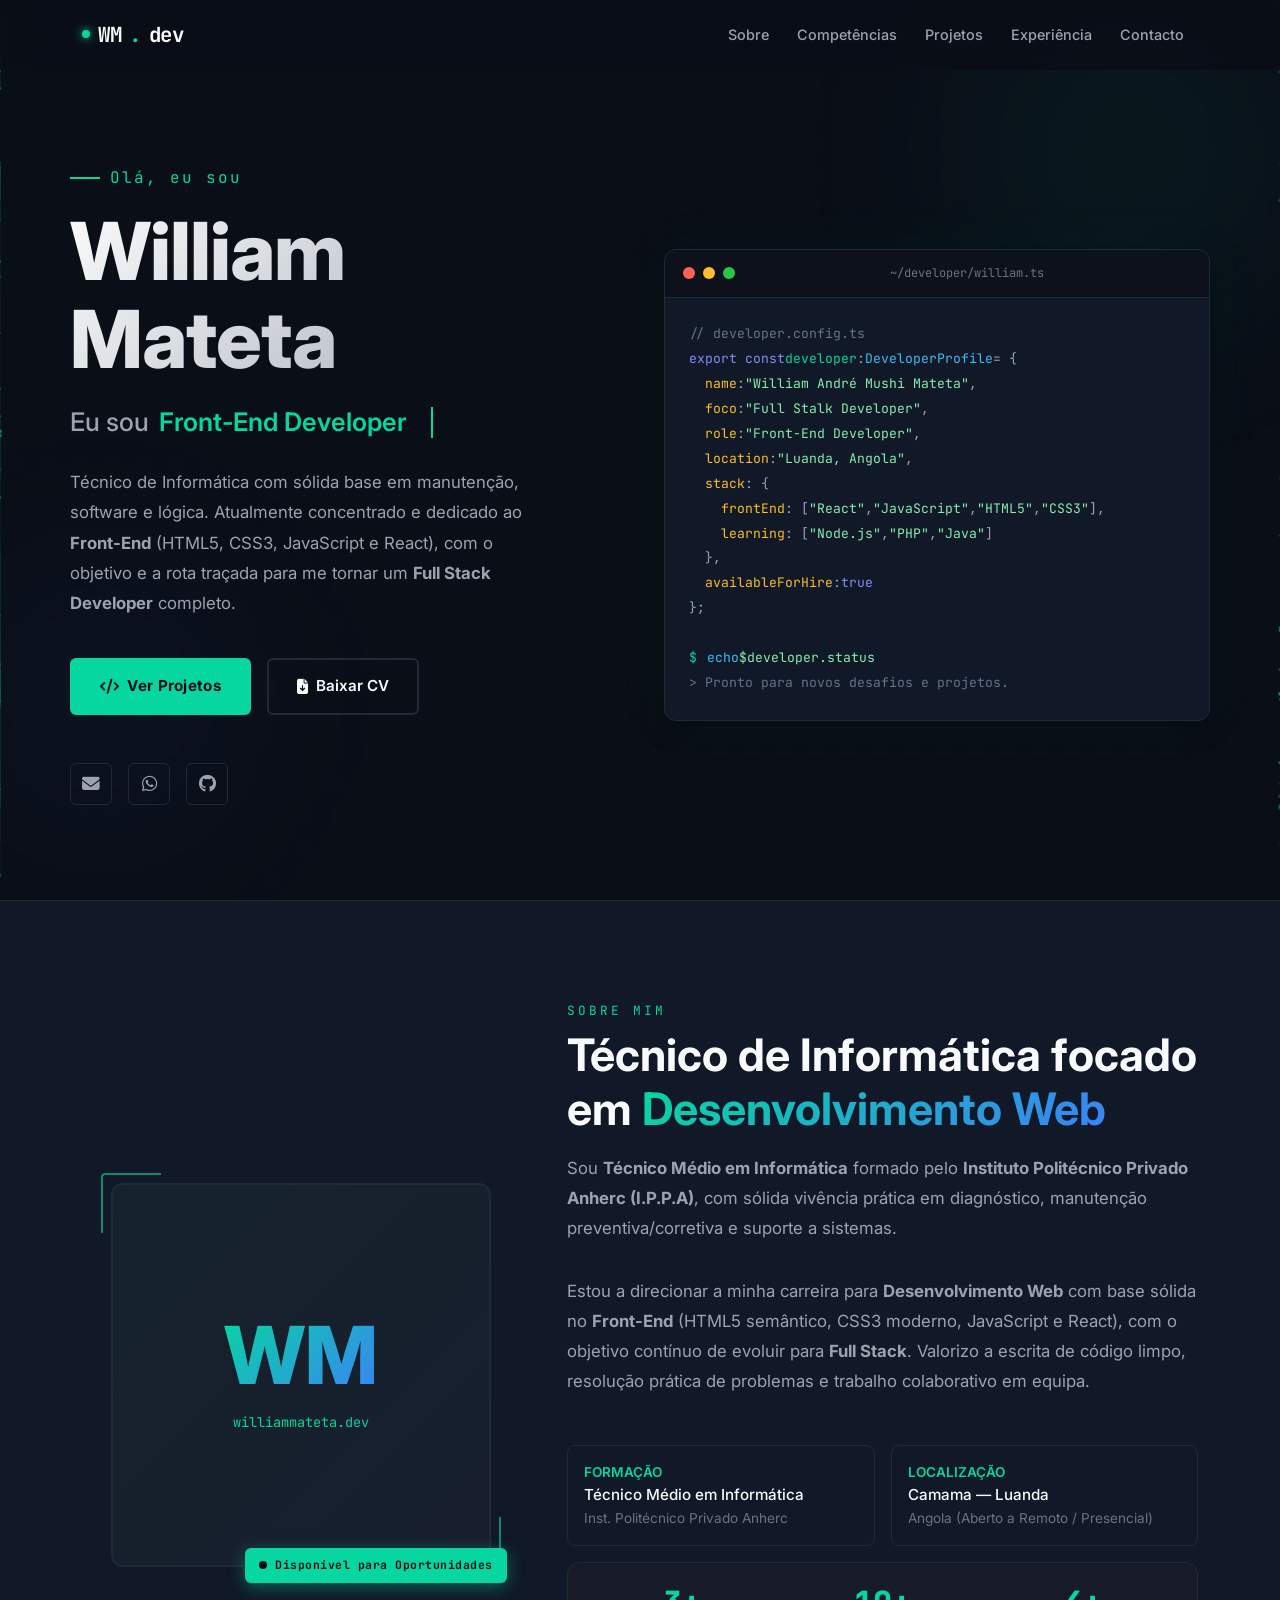
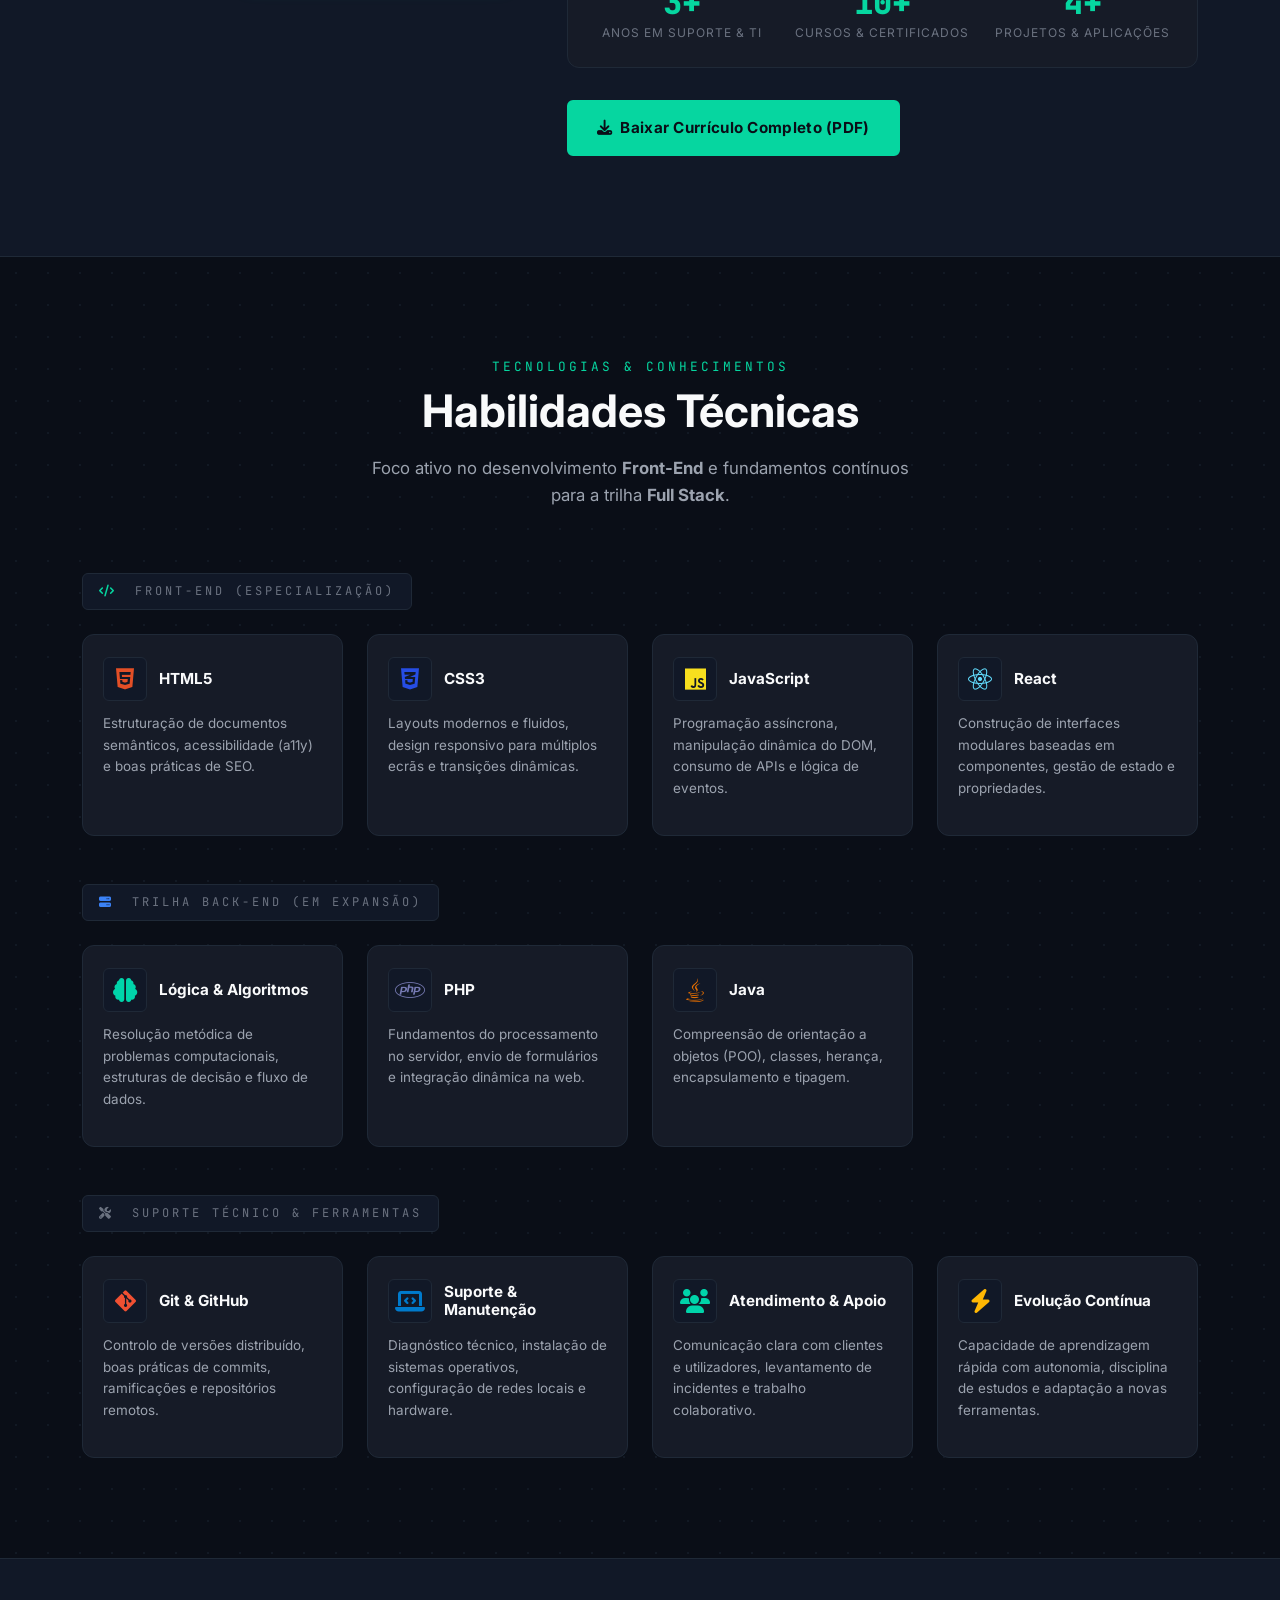
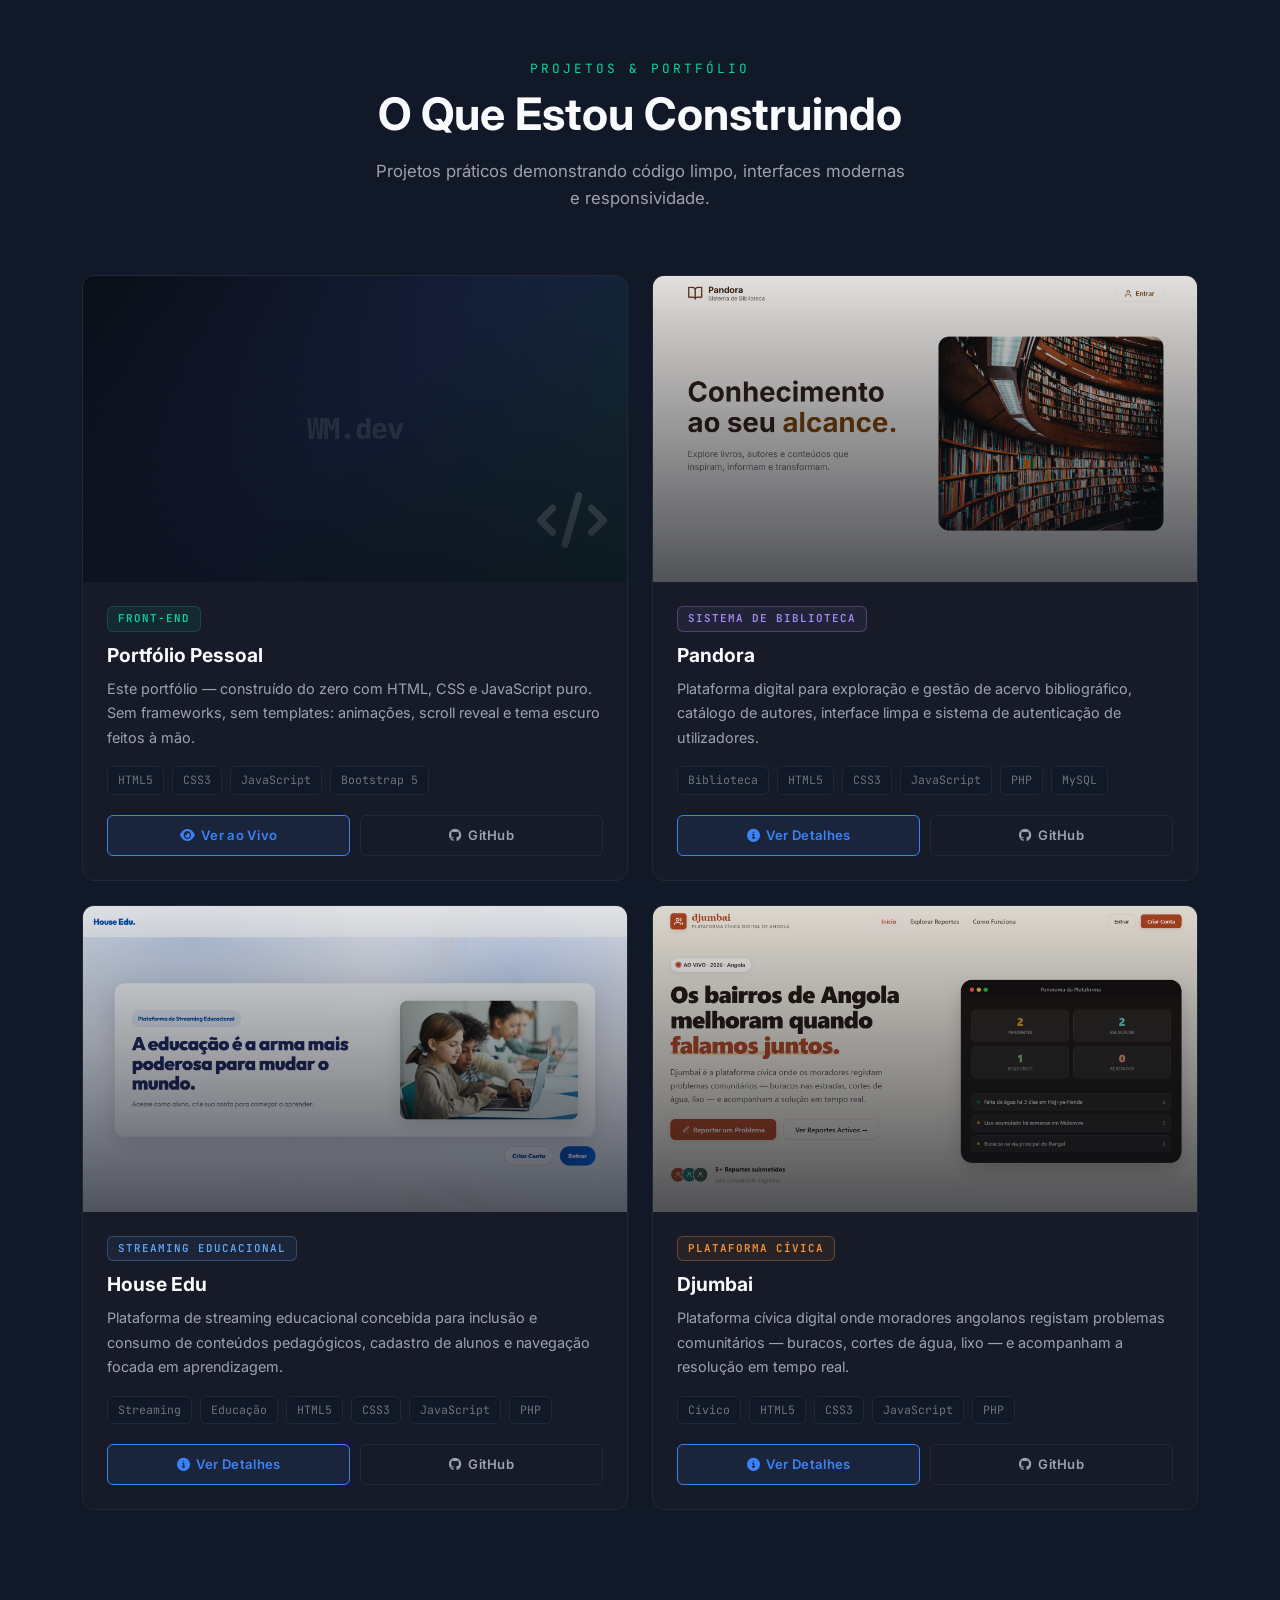
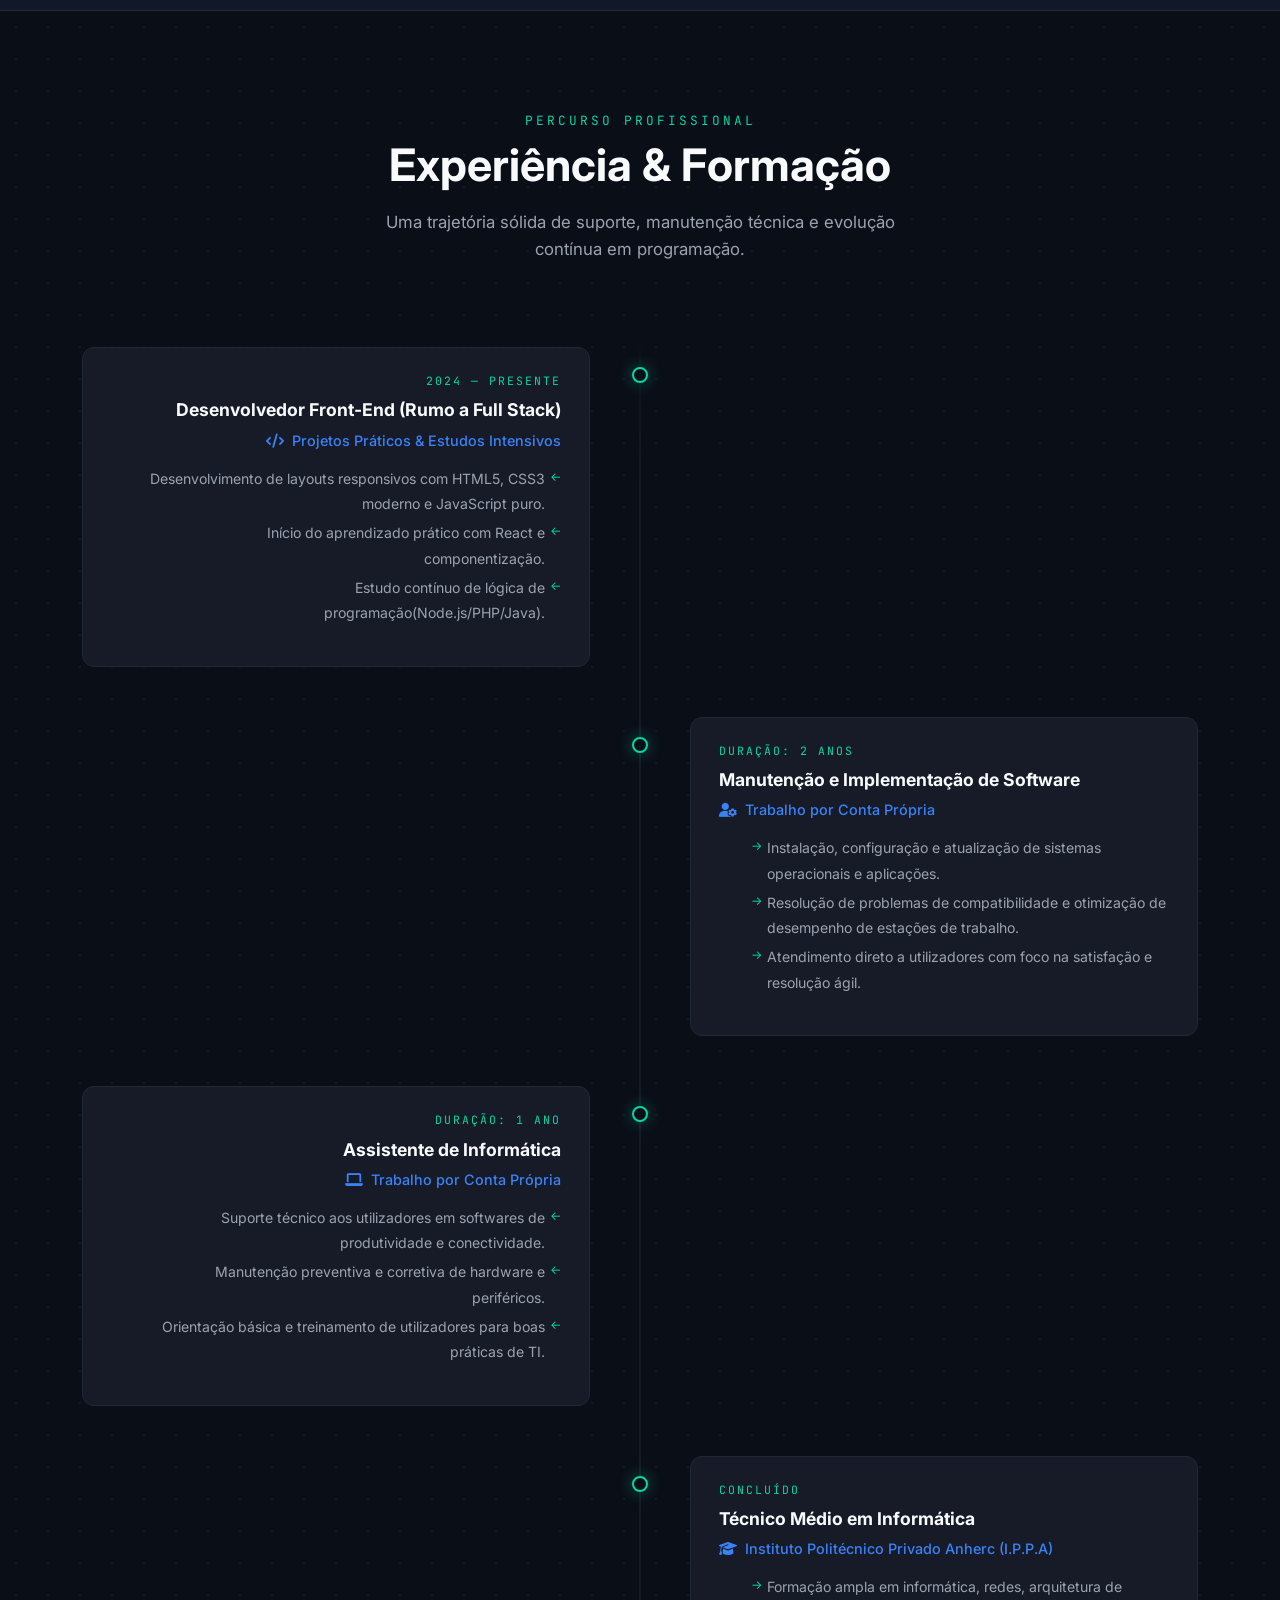
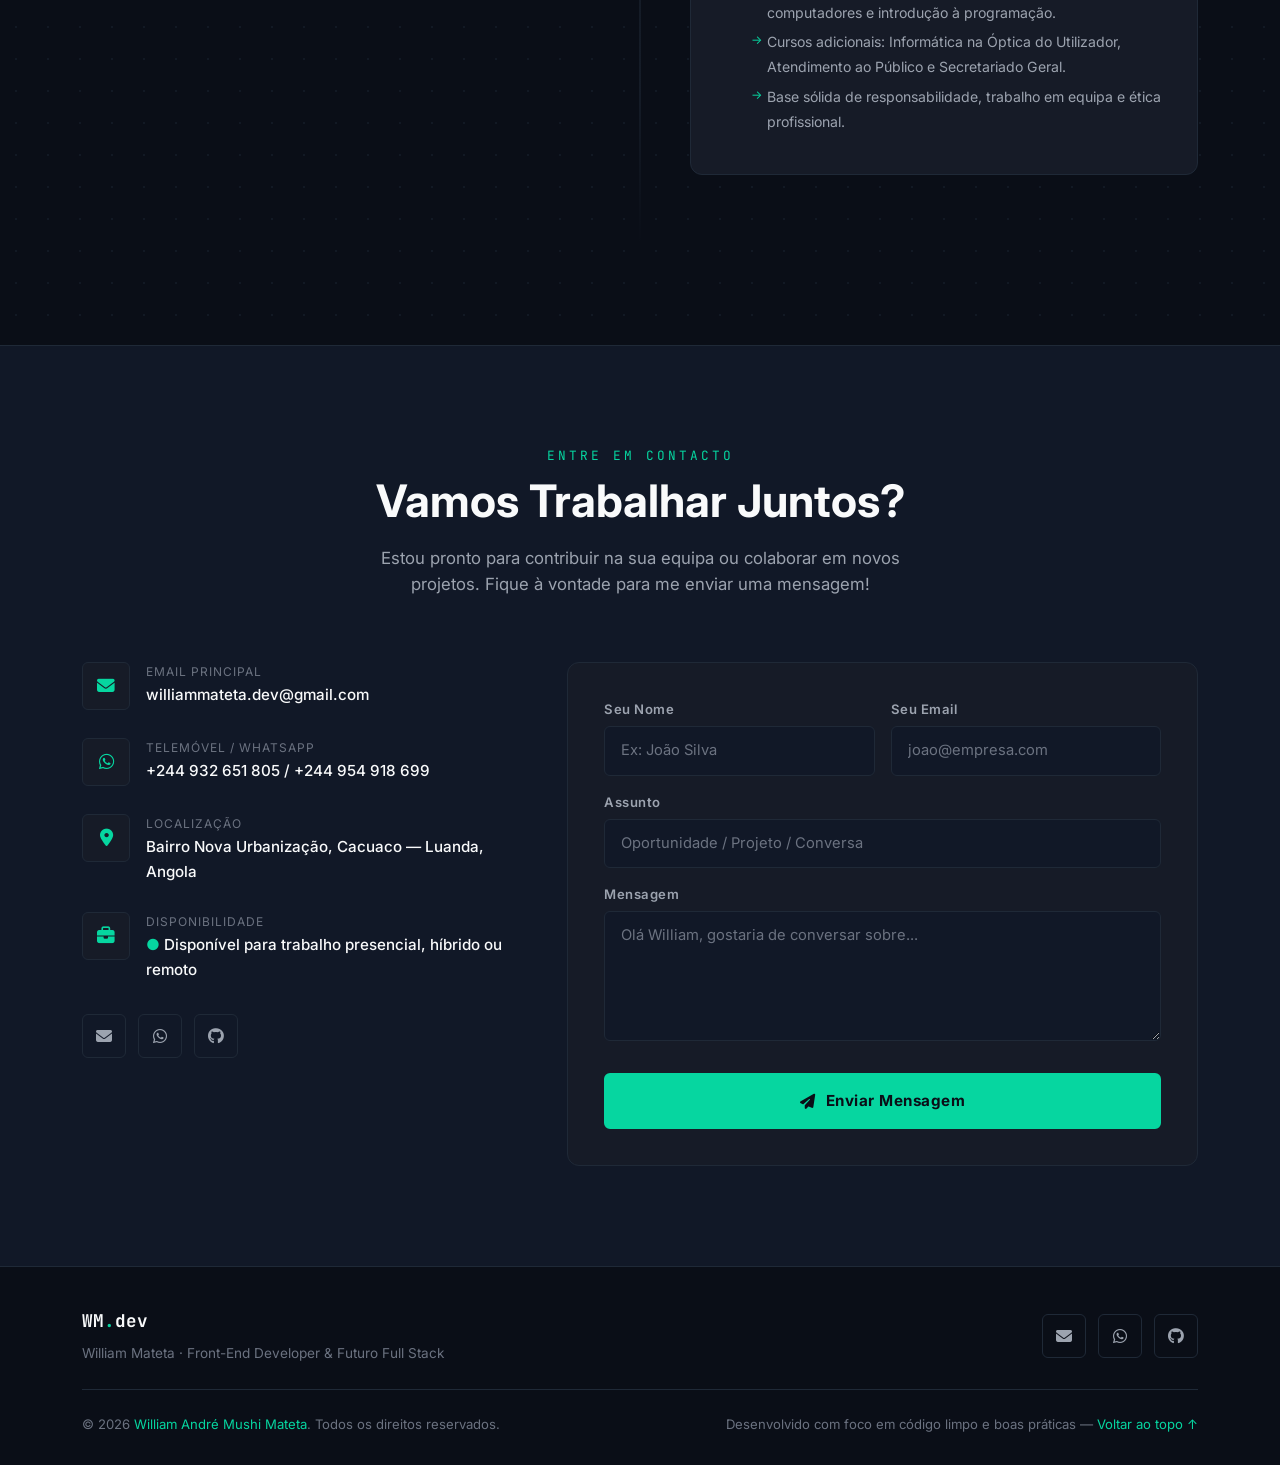
<file: portfolio/index.html>
<!DOCTYPE html>
<html lang="pt" data-bs-theme="dark">
<head>
  <meta charset="UTF-8" />
  <meta name="viewport" content="width=device-width, initial-scale=1.0" />
  <meta name="description" content="William Mateta — Técnico de Informática & Desenvolvedor Front-End com aspiração a Full Stack. Portfólio de projetos, competências e experiência." />
  <meta name="author" content="William André Mushi Mateta" />

  <!-- Open Graph / Partilha em Redes Sociais -->
  <meta property="og:type" content="website" />
  <meta property="og:title" content="William Mateta · Front-End Developer" />
  <meta property="og:description" content="Portfólio de William Mateta — Técnico de Informática & Desenvolvedor Front-End (HTML5, CSS3, JavaScript e React)." />
  <meta property="og:image" content="assets/img/pandora-preview.png" />
  <meta name="twitter:card" content="summary_large_image" />
  <meta name="twitter:title" content="William Mateta · Front-End Developer" />
  <meta name="twitter:description" content="Portfólio de projetos, competências e experiência de William Mateta." />

  <title>William Mateta · Front-End Developer</title>

  <!-- Google Fonts: Inter + JetBrains Mono -->
  <link rel="preconnect" href="https://fonts.googleapis.com" />
  <link rel="preconnect" href="https://fonts.gstatic.com" crossorigin />
  <link href="https://fonts.googleapis.com/css2?family=Inter:wght@300;400;500;600;700;800&family=JetBrains+Mono:wght@400;500;600;700&display=swap" rel="stylesheet" />

  <!-- Bootstrap 5.3 -->
  <link href="https://cdn.jsdelivr.net/npm/bootstrap@5.3.2/dist/css/bootstrap.min.css" rel="stylesheet" />

  <!-- Font Awesome 6 -->
  <link href="https://cdnjs.cloudflare.com/ajax/libs/font-awesome/6.5.1/css/all.min.css" rel="stylesheet" />

  <!-- Custom Stylesheet -->
  <link rel="stylesheet" href="style.css" />

  <!-- Favicon -->
  <link rel="icon" href="data:image/svg+xml,<svg xmlns='http://www.w3.org/2000/svg' viewBox='0 0 100 100'><rect width='100' height='100' rx='22' fill='%230a0e17'/><path d='M30 35 L18 50 L30 65 M70 35 L82 50 L70 65 M56 30 L44 70' stroke='%2306d6a0' stroke-width='8' stroke-linecap='round' stroke-linejoin='round' fill='none'/></svg>" />
</head>

<body>

<!-- ============================================================
     NAVBAR
     ============================================================ -->
<nav id="navbar" class="navbar navbar-expand-lg" aria-label="Navegação principal">
  <div class="container">

    <!-- Brand / Logo -->
    <a class="navbar-brand" href="#hero">
      <span class="brand-dot" aria-hidden="true"></span>
      WM<span class="accent">.</span>dev
    </a>

    <!-- Mobile toggler -->
    <button class="navbar-toggler border-0" id="navbarToggler" type="button"
            data-bs-toggle="collapse" data-bs-target="#navbarNav"
            aria-controls="navbarNav" aria-expanded="false" aria-label="Toggle navigation">
      <i class="fa-solid fa-bars" style="color: var(--text-secondary); font-size: 1.1rem;"></i>
    </button>

    <!-- Nav links -->
    <div class="collapse navbar-collapse" id="navbarNav">
      <ul class="navbar-nav ms-auto align-items-lg-center">
        <li class="nav-item"><a class="nav-link-custom" href="#about">Sobre</a></li>
        <li class="nav-item"><a class="nav-link-custom" href="#skills">Competências</a></li>
        <li class="nav-item"><a class="nav-link-custom" href="#projects">Projetos</a></li>
        <li class="nav-item"><a class="nav-link-custom" href="#experience">Experiência</a></li>
        <li class="nav-item"><a class="nav-link-custom" href="#contact">Contacto</a></li>
      </ul>
    </div>

  </div>
</nav>

<!-- ============================================================
     HERO SECTION
     ============================================================ -->
<section id="hero">
  <canvas id="particles-canvas"></canvas>

  <div class="gradient-orb hero-orb-1" aria-hidden="true"></div>
  <div class="gradient-orb hero-orb-2" aria-hidden="true"></div>
  <div class="dots-bg" aria-hidden="true"></div>

  <div class="container hero-content">
    <div class="row align-items-center g-5">

      <!-- Coluna Esquerda: Apresentação -->
      <div class="col-lg-6">
        <p class="hero-greeting reveal">Olá, eu sou</p>

        <h1 class="hero-name reveal reveal-delay-1">
          William Mateta
        </h1>

        <div class="hero-title-wrapper reveal reveal-delay-2">
          <span>Eu sou</span>
          <span class="typing-text" aria-live="polite"></span>
          <span class="cursor-blink" aria-hidden="true"></span>
        </div>

        <p class="hero-bio reveal reveal-delay-3">
          Técnico de Informática com sólida base em manutenção, software e lógica.
          Atualmente concentrado e dedicado ao <strong>Front-End</strong> (HTML5, CSS3, JavaScript e React), com o objetivo e a rota traçada para me tornar um <strong>Full Stack Developer</strong> completo.
        </p>

        <!-- CTA Buttons -->
        <div class="hero-cta-group reveal reveal-delay-4">
          <a href="#projects" class="btn-primary-custom">
            <i class="fa-solid fa-code"></i>
            Ver Projetos
          </a>
          <a href="CV_William_Mateta.pdf" download="CV_William_Mateta.pdf" class="btn-outline-custom">
            <i class="fa-solid fa-file-arrow-down"></i>
            Baixar CV
          </a>
        </div>

        <!-- Social links -->
        <div class="hero-socials reveal reveal-delay-5">
          <a href="mailto:williammateta.dev@gmail.com" class="social-link" aria-label="Email" title="williammateta.dev@gmail.com">
            <i class="fa-solid fa-envelope"></i>
          </a>
          <a href="https://wa.me/244932651805" target="_blank" rel="noopener noreferrer" class="social-link" aria-label="WhatsApp" title="+244 932 651 805">
            <i class="fa-brands fa-whatsapp"></i>
          </a>
          <a href="https://github.com/Groew-script" target="_blank" rel="noopener noreferrer" class="social-link" aria-label="GitHub" title="GitHub">
            <i class="fa-brands fa-github"></i>
          </a>
        </div>
      </div>

      <!-- Coluna Direita: Terminal Code -->
      <div class="col-lg-6">
        <div class="hero-terminal reveal-right">

          <div class="terminal-header">
            <span class="terminal-dot red" aria-hidden="true"></span>
            <span class="terminal-dot yellow" aria-hidden="true"></span>
            <span class="terminal-dot green" aria-hidden="true"></span>
            <span class="terminal-title">~/developer/william.ts</span>
          </div>

          <div class="terminal-body" aria-label="Snippet de código de perfil">
            <div class="terminal-line">
              <span class="t-comment">// developer.config.ts</span>
            </div>
            <div class="terminal-line">
              <span class="t-keyword">export const</span>
              <span class="t-var"> developer</span>
              <span class="t-punct">:</span>
              <span class="t-fn"> DeveloperProfile</span>
              <span class="t-punct"> = {</span>
            </div>
            <div class="terminal-line">
              &nbsp;&nbsp;<span class="t-param">name</span><span class="t-punct">:</span>
              <span class="t-string"> "William André Mushi Mateta"</span><span class="t-punct">,</span>
            </div>
            <div class="terminal-line">
              &nbsp;&nbsp;<span class="t-param">foco</span><span class="t-punct">:</span>
              <span class="t-string"> "Full Stalk Developer"</span><span class="t-punct">,</span>
            </div>
            <div class="terminal-line">
              &nbsp;&nbsp;<span class="t-param">role</span><span class="t-punct">:</span>
              <span class="t-string"> "Front-End Developer"</span><span class="t-punct">,</span>
            </div>
            <div class="terminal-line">
              &nbsp;&nbsp;<span class="t-param">location</span><span class="t-punct">:</span>
              <span class="t-string"> "Luanda, Angola"</span><span class="t-punct">,</span>
            </div>
            <div class="terminal-line">
              &nbsp;&nbsp;<span class="t-param">stack</span><span class="t-punct">: {</span>
            </div>
            <div class="terminal-line">
              &nbsp;&nbsp;&nbsp;&nbsp;<span class="t-param">frontEnd</span><span class="t-punct">: [</span><span class="t-string">"React"</span><span class="t-punct">,</span> <span class="t-string">"JavaScript"</span><span class="t-punct">,</span> <span class="t-string">"HTML5"</span><span class="t-punct">,</span> <span class="t-string">"CSS3"</span><span class="t-punct">],</span>
            </div>
            <div class="terminal-line">
              &nbsp;&nbsp;&nbsp;&nbsp;<span class="t-param">learning</span><span class="t-punct">: [</span><span class="t-string">"Node.js"</span><span class="t-punct">,</span><span class="t-string">"PHP"</span><span class="t-punct">,</span> <span class="t-string">"Java"</span><span class="t-punct">]</span>
            </div>
            <div class="terminal-line">
              &nbsp;&nbsp;<span class="t-punct">},</span>
            </div>
            <div class="terminal-line">
              &nbsp;&nbsp;<span class="t-param">availableForHire</span><span class="t-punct">:</span>
              <span class="t-keyword"> true</span>
            </div>
            <div class="terminal-line">
              <span class="t-punct">};</span>
            </div>
            <div class="terminal-line">&nbsp;</div>
            <div class="terminal-line">
              <span class="terminal-prompt">$</span>
              <span class="t-fn">echo</span>
              <span class="t-string"> $developer.status</span>
            </div>
            <div class="terminal-line">
              <span class="t-comment">&gt; Pronto para novos desafios e projetos.</span>
            </div>
          </div>

        </div>
      </div>

    </div>
  </div>
</section>

<!-- ============================================================
     ABOUT SECTION
     ============================================================ -->
<section id="about" class="section-padding">
  <div class="container">
    <div class="row align-items-center g-5">

      <!-- Esquerda: Imagem/Avatar -->
      <div class="col-lg-5 text-center reveal-left">
        <div class="about-image-wrapper">
          <div class="about-image-frame">
            <div class="about-avatar-placeholder">
              <div class="about-avatar-initials">WM</div>
              <div style="font-size:0.85rem; color:var(--accent-primary); font-family: var(--font-mono); margin-top: 5px;">
                williammateta.dev
              </div>
            </div>
          </div>

          <div class="about-corner-deco tl" aria-hidden="true"></div>
          <div class="about-corner-deco br" aria-hidden="true"></div>

          <div class="about-badge">
            <span class="status-pulse" aria-hidden="true"></span> Disponível para Oportunidades
          </div>
        </div>
      </div>

      <!-- Direita: Perfil & Formação -->
      <div class="col-lg-7 reveal-right">
        <span class="section-label">Sobre Mim</span>
        <h2 class="section-title">
          Técnico de Informática focado em <span class="gradient-text">Desenvolvimento Web</span>
        </h2>

        <p class="about-bio">
          Sou <strong>Técnico Médio em Informática</strong> formado pelo <strong>Instituto Politécnico Privado Anherc (I.P.P.A)</strong>, com sólida vivência prática em diagnóstico, manutenção preventiva/corretiva e suporte a sistemas.
        </p>
        <p class="about-bio">
          Estou a direcionar a minha carreira para <strong>Desenvolvimento Web</strong> com base sólida no <strong>Front-End</strong> (HTML5 semântico, CSS3 moderno, JavaScript e React), com o objetivo contínuo de evoluir para <strong>Full Stack</strong>. Valorizo a escrita de código limpo, resolução prática de problemas e trabalho colaborativo em equipa.
        </p>

        <!-- Informações Pessoais & Formação -->
        <div class="row g-3 my-3">
          <div class="col-sm-6">
            <div class="p-3" style="background: var(--surface-card); border-radius: 8px; border: 1px solid var(--border-color);">
              <div style="color: var(--accent-primary); font-size: 0.85rem; font-weight: 600;">FORMAÇÃO</div>
              <div style="font-weight: 500; font-size: 0.95rem;">Técnico Médio em Informática</div>
              <div style="color: var(--text-muted); font-size: 0.85rem;">Inst. Politécnico Privado Anherc</div>
            </div>
          </div>
          <div class="col-sm-6">
            <div class="p-3" style="background: var(--surface-card); border-radius: 8px; border: 1px solid var(--border-color);">
              <div style="color: var(--accent-primary); font-size: 0.85rem; font-weight: 600;">LOCALIZAÇÃO</div>
              <div style="font-weight: 500; font-size: 0.95rem;">Camama — Luanda</div>
              <div style="color: var(--text-muted); font-size: 0.85rem;">Angola (Aberto a Remoto / Presencial)</div>
            </div>
          </div>
        </div>

        <!-- Estatísticas Práticas -->
        <div class="about-stats">
          <div class="stat-item">
            <div class="stat-number" data-target="3" data-suffix="+">0+</div>
            <div class="stat-label">Anos em Suporte & TI</div>
          </div>
          <div class="stat-item">
            <div class="stat-number" data-target="10" data-suffix="+">0+</div>
            <div class="stat-label">Cursos & Certificados</div>
          </div>
          <div class="stat-item">
            <div class="stat-number" data-target="4" data-suffix="+">0+</div>
            <div class="stat-label">Projetos & Aplicações</div>
          </div>
        </div>

        <div class="mt-4">
          <a href="CV_William_Mateta.pdf" download="CV_William_Mateta.pdf" class="btn-primary-custom d-inline-flex">
            <i class="fa-solid fa-download"></i>
            Baixar Currículo Completo (PDF)
          </a>
        </div>
      </div>

    </div>
  </div>
</section>

<!-- ============================================================
     SKILLS SECTION
     ============================================================ -->
<section id="skills" class="section-padding">
  <div class="dots-bg" aria-hidden="true"></div>

  <div class="container position-relative">

    <!-- Cabeçalho -->
    <div class="row justify-content-center text-center mb-5">
      <div class="col-lg-8 reveal">
        <span class="section-label">Tecnologias &amp; Conhecimentos</span>
        <h2 class="section-title">Habilidades Técnicas</h2>
        <p class="section-subtitle mx-auto">
          Foco ativo no desenvolvimento <strong>Front-End</strong> e fundamentos contínuos para a trilha <strong>Full Stack</strong>.
        </p>
      </div>
    </div>

    <!-- 1. Front-End (Foco Principal) -->
    <div class="mb-5">
      <div class="reveal">
        <span class="skills-category-title">
          <i class="fa-solid fa-code me-2" style="color: var(--accent-primary);"></i> Front-End (Especialização)
        </span>
      </div>
      <div class="row g-4">

        <div class="col-sm-6 col-lg-3 reveal reveal-delay-1">
          <div class="skill-card">
            <div class="skill-card-header">
              <div class="skill-icon" style="color:#e34f26;">
                <i class="fa-brands fa-html5"></i>
              </div>
              <h3 class="skill-name">HTML5</h3>
            </div>
            <p class="skill-desc">Estruturação de documentos semânticos, acessibilidade (a11y) e boas práticas de SEO.</p>
          </div>
        </div>

        <div class="col-sm-6 col-lg-3 reveal reveal-delay-2">
          <div class="skill-card">
            <div class="skill-card-header">
              <div class="skill-icon" style="color:#264de4;">
                <i class="fa-brands fa-css3-alt"></i>
              </div>
              <h3 class="skill-name">CSS3</h3>
            </div>
            <p class="skill-desc">Layouts modernos e fluidos, design responsivo para múltiplos ecrãs e transições dinâmicas.</p>
          </div>
        </div>

        <div class="col-sm-6 col-lg-3 reveal reveal-delay-3">
          <div class="skill-card">
            <div class="skill-card-header">
              <div class="skill-icon" style="color:#f7df1e;">
                <i class="fa-brands fa-js"></i>
              </div>
              <h3 class="skill-name">JavaScript</h3>
            </div>
            <p class="skill-desc">Programação assíncrona, manipulação dinâmica do DOM, consumo de APIs e lógica de eventos.</p>
          </div>
        </div>

        <div class="col-sm-6 col-lg-3 reveal reveal-delay-4">
          <div class="skill-card">
            <div class="skill-card-header">
              <div class="skill-icon" style="color:#61dafb;">
                <i class="fa-brands fa-react"></i>
              </div>
              <h3 class="skill-name">React</h3>
            </div>
            <p class="skill-desc">Construção de interfaces modulares baseadas em componentes, gestão de estado e propriedades.</p>
          </div>
        </div>

      </div>
    </div>

    <!-- 2. Back-End & Lógica (Trilha Full Stack) -->
    <div class="mb-5">
      <div class="reveal">
        <span class="skills-category-title">
          <i class="fa-solid fa-server me-2" style="color: var(--accent-secondary);"></i> Trilha Back-End (Em Expansão)
        </span>
      </div>
      <div class="row g-4">

        <div class="col-sm-6 col-lg-3 reveal reveal-delay-1">
          <div class="skill-card">
            <div class="skill-card-header">
              <div class="skill-icon" style="color:#00d4aa;">
                <i class="fa-solid fa-brain"></i>
              </div>
              <h3 class="skill-name">Lógica & Algoritmos</h3>
            </div>
            <p class="skill-desc">Resolução metódica de problemas computacionais, estruturas de decisão e fluxo de dados.</p>
          </div>
        </div>

        <div class="col-sm-6 col-lg-3 reveal reveal-delay-2">
          <div class="skill-card">
            <div class="skill-card-header">
              <div class="skill-icon" style="color:#777bb4;">
                <i class="fa-brands fa-php"></i>
              </div>
              <h3 class="skill-name">PHP</h3>
            </div>
            <p class="skill-desc">Fundamentos do processamento no servidor, envio de formulários e integração dinâmica na web.</p>
          </div>
        </div>

        <div class="col-sm-6 col-lg-3 reveal reveal-delay-3">
          <div class="skill-card">
            <div class="skill-card-header">
              <div class="skill-icon" style="color:#e76f00;">
                <i class="fa-brands fa-java"></i>
              </div>
              <h3 class="skill-name">Java</h3>
            </div>
            <p class="skill-desc">Compreensão de orientação a objetos (POO), classes, herança, encapsulamento e tipagem.</p>
          </div>
        </div>
      </div>
    </div>

    <!-- 3. TI, Suporte e Prática Profissional -->
    <div>
      <div class="reveal">
        <span class="skills-category-title">
          <i class="fa-solid fa-screwdriver-wrench me-2"></i> Suporte Técnico &amp; Ferramentas
        </span>
      </div>
      <div class="row g-4">

        <div class="col-sm-6 col-lg-3 reveal reveal-delay-1">
          <div class="skill-card">
            <div class="skill-card-header">
              <div class="skill-icon" style="color:#f05032;">
                <i class="fa-brands fa-git-alt"></i>
              </div>
              <h3 class="skill-name">Git & GitHub</h3>
            </div>
            <p class="skill-desc">Controlo de versões distribuído, boas práticas de commits, ramificações e repositórios remotos.</p>
          </div>
        </div>

        <div class="col-sm-6 col-lg-3 reveal reveal-delay-2">
          <div class="skill-card">
            <div class="skill-card-header">
              <div class="skill-icon" style="color:#007acc;">
                <i class="fa-solid fa-laptop-code"></i>
              </div>
              <h3 class="skill-name">Suporte & Manutenção</h3>
            </div>
            <p class="skill-desc">Diagnóstico técnico, instalação de sistemas operativos, configuração de redes locais e hardware.</p>
          </div>
        </div>

        <div class="col-sm-6 col-lg-3 reveal reveal-delay-3">
          <div class="skill-card">
            <div class="skill-card-header">
              <div class="skill-icon" style="color:#00d4aa;">
                <i class="fa-solid fa-users"></i>
              </div>
              <h3 class="skill-name">Atendimento & Apoio</h3>
            </div>
            <p class="skill-desc">Comunicação clara com clientes e utilizadores, levantamento de incidentes e trabalho colaborativo.</p>
          </div>
        </div>

        <div class="col-sm-6 col-lg-3 reveal reveal-delay-4">
          <div class="skill-card">
            <div class="skill-card-header">
              <div class="skill-icon" style="color:#ffb703;">
                <i class="fa-solid fa-bolt"></i>
              </div>
              <h3 class="skill-name">Evolução Contínua</h3>
            </div>
            <p class="skill-desc">Capacidade de aprendizagem rápida com autonomia, disciplina de estudos e adaptação a novas ferramentas.</p>
          </div>
        </div>

      </div>
    </div>

  </div>
</section>

<!-- ============================================================
     PROJECTS SECTION
     ============================================================ -->
<section id="projects" class="section-padding">
  <div class="container">

    <div class="row justify-content-center text-center mb-5">
      <div class="col-lg-8 reveal">
        <span class="section-label">Projetos & Portfólio</span>
        <h2 class="section-title">O Que Estou Construindo</h2>
        <p class="section-subtitle mx-auto">
          Projetos práticos demonstrando código limpo, interfaces modernas e responsividade.
        </p>
      </div>
    </div>

    <div class="row g-4">

      <!-- Projeto 1: Portfólio Pessoal -->
      <div class="col-md-6 reveal reveal-delay-1">
        <div class="project-card">
          <div class="project-preview" style="background: linear-gradient(135deg, #0a0e17 0%, #16213e 50%, #06d6a022 100%);">
            <div class="project-preview-inner">
              <div class="project-preview-name">WM.dev</div>
              <div class="project-preview-icon" aria-hidden="true">
                <i class="fa-solid fa-code"></i>
              </div>
            </div>
            <div class="project-preview-overlay"></div>
          </div>
          <div class="project-body">
            <span class="project-category-badge">Front-End</span>
            <h3 class="project-title">Portfólio Pessoal</h3>
            <p class="project-desc">
              Este portfólio — construído do zero com HTML, CSS e JavaScript puro. Sem frameworks, sem templates: animações, scroll reveal e tema escuro feitos à mão.
            </p>
            <div class="project-tags">
              <span class="project-tag">HTML5</span>
              <span class="project-tag">CSS3</span>
              <span class="project-tag">JavaScript</span>
              <span class="project-tag">Bootstrap 5</span>
            </div>
            <div class="project-links">
              <a href="#hero" class="btn-project btn-project-filled">
                <i class="fa-solid fa-eye"></i> Ver ao Vivo
              </a>
              <a href="https://github.com/Groew-script" target="_blank" rel="noopener noreferrer" class="btn-project btn-project-outline" title="Ver código no GitHub">
                <i class="fa-brands fa-github"></i> GitHub
              </a>
            </div>
          </div>
        </div>
      </div>

      <!-- Projeto 2: Pandora -->
      <div class="col-md-6 reveal reveal-delay-2">
        <div class="project-card">
          <a href="projeto-pandora.html" class="project-preview" aria-label="Ver detalhes do projeto Pandora">
            <img
              src="assets/img/pandora-preview.png"
              alt="Screenshot do projeto Pandora — Sistema de Biblioteca"
              loading="lazy"
            />
            <div class="project-preview-overlay"></div>
          </a>
          <div class="project-body">
            <span class="project-category-badge" style="color: #a78bfa; border-color: rgba(167,139,250,0.3); background: rgba(167,139,250,0.08);">
              Sistema de Biblioteca
            </span>
            <h3 class="project-title">
              <a href="projeto-pandora.html" style="color: inherit;">Pandora</a>
            </h3>
            <p class="project-desc">
              Plataforma digital para exploração e gestão de acervo bibliográfico, catálogo de autores, interface limpa e sistema de autenticação de utilizadores.
            </p>
            <div class="project-tags">
              <span class="project-tag">Biblioteca</span>
              <span class="project-tag">HTML5</span>
              <span class="project-tag">CSS3</span>
              <span class="project-tag">JavaScript</span>
              <span class="project-tag">PHP</span>
              <span class="project-tag">MySQL</span>
            </div>
            <div class="project-links">
              <a href="projeto-pandora.html" class="btn-project btn-project-filled">
                <i class="fa-solid fa-circle-info"></i> Ver Detalhes
              </a>
              <a href="https://github.com/Groew-script/Pandora" target="_blank" rel="noopener noreferrer" class="btn-project btn-project-outline" title="Ver código no GitHub">
                <i class="fa-brands fa-github"></i> GitHub
              </a>
            </div>
          </div>
        </div>
      </div>

      <!-- Projeto 3: House-edu -->
      <div class="col-md-6 reveal reveal-delay-3">
        <div class="project-card">
          <a href="projeto-house-edu.html" class="project-preview" aria-label="Ver detalhes do projeto House Edu">
            <img
              src="assets/img/house-edu-preview.png"
              alt="Screenshot do projeto House Edu — Plataforma de Streaming Educacional"
              loading="lazy"
            />
            <div class="project-preview-overlay"></div>
          </a>
          <div class="project-body">
            <span class="project-category-badge" style="color: #60a5fa; border-color: rgba(96,165,250,0.3); background: rgba(96,165,250,0.08);">
              Streaming Educacional
            </span>
            <h3 class="project-title">
              <a href="projeto-house-edu.html" style="color: inherit;">House Edu</a>
            </h3>
            <p class="project-desc">
              Plataforma de streaming educacional concebida para inclusão e consumo de conteúdos pedagógicos, cadastro de alunos e navegação focada em aprendizagem.
            </p>
            <div class="project-tags">
              <span class="project-tag">Streaming</span>
              <span class="project-tag">Educação</span>
              <span class="project-tag">HTML5</span>
              <span class="project-tag">CSS3</span>
              <span class="project-tag">JavaScript</span>
              <span class="project-tag">PHP</span>
            </div>
            <div class="project-links">
              <a href="projeto-house-edu.html" class="btn-project btn-project-filled">
                <i class="fa-solid fa-circle-info"></i> Ver Detalhes
              </a>
              <a href="https://github.com/Groew-script/House-edu" target="_blank" rel="noopener noreferrer" class="btn-project btn-project-outline" title="Ver código no GitHub">
                <i class="fa-brands fa-github"></i> GitHub
              </a>
            </div>
          </div>
        </div>
      </div>

      <!-- Projeto 4: Djumbai -->
      <div class="col-md-6 reveal reveal-delay-1">
        <div class="project-card">
          <a href="projeto-djumbai.html" class="project-preview" aria-label="Ver detalhes do projeto Djumbai">
            <img
              src="assets/img/djumbai-preview.png"
              alt="Screenshot do projeto Djumbai — Plataforma Cívica Digital de Angola"
              loading="lazy"
            />
            <div class="project-preview-overlay"></div>
          </a>
          <div class="project-body">
            <span class="project-category-badge" style="color: #fb923c; border-color: rgba(251,146,60,0.3); background: rgba(251,146,60,0.08);">
              Plataforma Cívica
            </span>
            <h3 class="project-title">
              <a href="projeto-djumbai.html" style="color: inherit;">Djumbai</a>
            </h3>
            <p class="project-desc">
              Plataforma cívica digital onde moradores angolanos registam problemas comunitários — buracos, cortes de água, lixo — e acompanham a resolução em tempo real.
            </p>
            <div class="project-tags">
              <span class="project-tag">Cívico</span>
              <span class="project-tag">HTML5</span>
              <span class="project-tag">CSS3</span>
              <span class="project-tag">JavaScript</span>
              <span class="project-tag">PHP</span>
            </div>
            <div class="project-links">
              <a href="projeto-djumbai.html" class="btn-project btn-project-filled">
                <i class="fa-solid fa-circle-info"></i> Ver Detalhes
              </a>
              <a href="https://github.com/williammatetadev-rgb/Djumbai" target="_blank" rel="noopener noreferrer" class="btn-project btn-project-outline" title="Ver código no GitHub">
                <i class="fa-brands fa-github"></i> GitHub
              </a>
            </div>
          </div>
        </div>
      </div>

    </div>

  </div>
</section>

<!-- ============================================================
     EXPERIENCE TIMELINE
     ============================================================ -->
<section id="experience" class="section-padding">
  <div class="dots-bg" aria-hidden="true"></div>

  <div class="container position-relative">

    <div class="row justify-content-center text-center mb-5">
      <div class="col-lg-8 reveal">
        <span class="section-label">Percurso Profissional</span>
        <h2 class="section-title">Experiência &amp; Formação</h2>
        <p class="section-subtitle mx-auto">
          Uma trajetória sólida de suporte, manutenção técnica e evolução contínua em programação.
        </p>
      </div>
    </div>

    <div class="timeline">

      <!-- Item 1: Rota Full Stack -->
      <div class="timeline-item reveal-right">
        <div class="timeline-dot" aria-hidden="true"></div>
        <div class="timeline-content">
          <div class="timeline-date">2024 — Presente</div>
          <div class="timeline-role">Desenvolvedor Front-End (Rumo a Full Stack)</div>
          <div class="timeline-company">
            <i class="fa-solid fa-code me-1"></i> Projetos Práticos &amp; Estudos Intensivos
          </div>
          <ul class="timeline-desc">
            <li>Desenvolvimento de layouts responsivos com HTML5, CSS3 moderno e JavaScript puro.</li>
            <li>Início do aprendizado prático com React e componentização.</li>
            <li>Estudo contínuo de lógica de programação(Node.js/PHP/Java).</li>
          </ul>
        </div>
      </div>

      <!-- Item 2: Manutenção de Software -->
      <div class="timeline-item reveal-left">
        <div class="timeline-dot" aria-hidden="true"></div>
        <div class="timeline-content">
          <div class="timeline-date">Duração: 2 anos</div>
          <div class="timeline-role">Manutenção e Implementação de Software</div>
          <div class="timeline-company">
            <i class="fa-solid fa-user-gear me-1"></i> Trabalho por Conta Própria
          </div>
          <ul class="timeline-desc">
            <li>Instalação, configuração e atualização de sistemas operacionais e aplicações.</li>
            <li>Resolução de problemas de compatibilidade e otimização de desempenho de estações de trabalho.</li>
            <li>Atendimento direto a utilizadores com foco na satisfação e resolução ágil.</li>
          </ul>
        </div>
      </div>

      <!-- Item 3: Assistente de Informática -->
      <div class="timeline-item reveal-right">
        <div class="timeline-dot" aria-hidden="true"></div>
        <div class="timeline-content">
          <div class="timeline-date">Duração: 1 ano</div>
          <div class="timeline-role">Assistente de Informática</div>
          <div class="timeline-company">
            <i class="fa-solid fa-laptop me-1"></i> Trabalho por Conta Própria
          </div>
          <ul class="timeline-desc">
            <li>Suporte técnico aos utilizadores em softwares de produtividade e conectividade.</li>
            <li>Manutenção preventiva e corretiva de hardware e periféricos.</li>
            <li>Orientação básica e treinamento de utilizadores para boas práticas de TI.</li>
          </ul>
        </div>
      </div>

      <!-- Item 4: Formação Acadêmica -->
      <div class="timeline-item reveal-left">
        <div class="timeline-dot" aria-hidden="true"></div>
        <div class="timeline-content">
          <div class="timeline-date">Concluído</div>
          <div class="timeline-role">Técnico Médio em Informática</div>
          <div class="timeline-company">
            <i class="fa-solid fa-graduation-cap me-1"></i> Instituto Politécnico Privado Anherc (I.P.P.A)
          </div>
          <ul class="timeline-desc">
            <li>Formação ampla em informática, redes, arquitetura de computadores e introdução à programação.</li>
            <li>Cursos adicionais: Informática na Óptica do Utilizador, Atendimento ao Público e Secretariado Geral.</li>
            <li>Base sólida de responsabilidade, trabalho em equipa e ética profissional.</li>
          </ul>
        </div>
      </div>

    </div>

  </div>
</section>

<!-- ============================================================
     CONTACT SECTION
     ============================================================ -->
<section id="contact" class="section-padding">
  <div class="container">

    <div class="row justify-content-center text-center mb-5">
      <div class="col-lg-8 reveal">
        <span class="section-label">Entre em Contacto</span>
        <h2 class="section-title">Vamos Trabalhar Juntos?</h2>
        <p class="section-subtitle mx-auto">
          Estou pronto para contribuir na sua equipa ou colaborar em novos projetos. Fique à vontade para me enviar uma mensagem!
        </p>
      </div>
    </div>

    <div class="row g-5 align-items-start">

      <!-- Informações de Contato -->
      <div class="col-lg-5 reveal-left">

        <div class="contact-info-item">
          <div class="contact-icon-wrap">
            <i class="fa-solid fa-envelope"></i>
          </div>
          <div>
            <div class="contact-info-label">Email Principal</div>
            <div class="contact-info-value">
              <a href="mailto:williammateta.dev@gmail.com">williammateta.dev@gmail.com</a>
            </div>
          </div>
        </div>

        <div class="contact-info-item">
          <div class="contact-icon-wrap">
            <i class="fa-brands fa-whatsapp"></i>
          </div>
          <div>
            <div class="contact-info-label">Telemóvel / WhatsApp</div>
            <div class="contact-info-value">
              <a href="https://wa.me/244932651805" target="_blank" rel="noopener noreferrer">+244 932 651 805</a> / +244 954 918 699
            </div>
          </div>
        </div>

        <div class="contact-info-item">
          <div class="contact-icon-wrap">
            <i class="fa-solid fa-location-dot"></i>
          </div>
          <div>
            <div class="contact-info-label">Localização</div>
            <div class="contact-info-value">Bairro Nova Urbanização, Cacuaco — Luanda, Angola</div>
          </div>
        </div>

        <div class="contact-info-item">
          <div class="contact-icon-wrap">
            <i class="fa-solid fa-briefcase"></i>
          </div>
          <div>
            <div class="contact-info-label">Disponibilidade</div>
            <div class="contact-info-value">
              <span style="color:var(--accent-primary);">● </span>Disponível para trabalho presencial, híbrido ou remoto
            </div>
          </div>
        </div>

        <!-- Links Sociais -->
        <div class="contact-social-row">
          <a href="mailto:williammateta.dev@gmail.com" class="contact-social-link" aria-label="Email" title="Email">
            <i class="fa-solid fa-envelope"></i>
          </a>
          <a href="https://wa.me/244932651805" target="_blank" rel="noopener noreferrer" class="contact-social-link" aria-label="WhatsApp" title="WhatsApp">
            <i class="fa-brands fa-whatsapp"></i>
          </a>
          <a href="https://github.com/Groew-script" target="_blank" rel="noopener noreferrer" class="contact-social-link" aria-label="GitHub" title="GitHub">
            <i class="fa-brands fa-github"></i>
          </a>
        </div>

      </div>

      <!-- Formulário de Contato -->
      <div class="col-lg-7 reveal-right">
        <div class="contact-form-wrapper">

          <form id="contactForm" novalidate>

            <div class="row g-3 mb-3">
              <div class="col-md-6">
                <label class="form-label-custom" for="contactName">Seu Nome</label>
                <input
                  type="text"
                  id="contactName"
                  class="form-control-custom"
                  placeholder="Ex: João Silva"
                  required
                />
              </div>
              <div class="col-md-6">
                <label class="form-label-custom" for="contactEmail">Seu Email</label>
                <input
                  type="email"
                  id="contactEmail"
                  class="form-control-custom"
                  placeholder="joao@empresa.com"
                  required
                />
              </div>
            </div>

            <div class="mb-3">
              <label class="form-label-custom" for="contactSubject">Assunto</label>
              <input
                type="text"
                id="contactSubject"
                class="form-control-custom"
                placeholder="Oportunidade / Projeto / Conversa"
              />
            </div>

            <div class="mb-4">
              <label class="form-label-custom" for="contactMessage">Mensagem</label>
              <textarea
                id="contactMessage"
                class="form-control-custom"
                placeholder="Olá William, gostaria de conversar sobre..."
                rows="4"
                required
              ></textarea>
            </div>

            <button type="submit" class="btn-send">
              <i class="fa-solid fa-paper-plane"></i>
              Enviar Mensagem
            </button>

          </form>

        </div>
      </div>

    </div>

  </div>
</section>

<!-- ============================================================
     FOOTER
     ============================================================ -->
<footer id="footer">
  <div class="container">

    <div class="row align-items-center">
      <div class="col-md-6">
        <div class="footer-brand">WM<span class="accent">.</span>dev</div>
        <div class="footer-tagline">William Mateta · Front-End Developer &amp; Futuro Full Stack</div>
      </div>

      <div class="col-md-6">
        <div class="footer-socials">
          <a href="mailto:williammateta.dev@gmail.com" class="contact-social-link" aria-label="Email">
            <i class="fa-solid fa-envelope"></i>
          </a>
          <a href="https://wa.me/244932651805" target="_blank" rel="noopener noreferrer" class="contact-social-link" aria-label="WhatsApp">
            <i class="fa-brands fa-whatsapp"></i>
          </a>
          <a href="https://github.com/Groew-script" target="_blank" rel="noopener noreferrer" class="contact-social-link" aria-label="GitHub">
            <i class="fa-brands fa-github"></i>
          </a>
        </div>
      </div>
    </div>

    <div class="footer-divider"></div>

    <div class="row align-items-center">
      <div class="col-md-6">
        <p class="footer-copy mb-0">
          &copy; 2026 <span>William André Mushi Mateta</span>. Todos os direitos reservados.
        </p>
      </div>
      <div class="col-md-6 text-md-end">
        <p class="footer-copy mb-0">
          Desenvolvido com foco em código limpo e boas práticas &mdash;
          <a href="#hero" style="color:var(--accent-primary);">Voltar ao topo ↑</a>
        </p>
      </div>
    </div>

  </div>
</footer>

<!-- Toast Container -->
<div id="toast" class="custom-toast" role="alert" aria-live="assertive"></div>

<!-- Bootstrap 5.3 JS -->
<script src="https://cdn.jsdelivr.net/npm/bootstrap@5.3.2/dist/js/bootstrap.bundle.min.js"></script>

<!-- Custom JS -->
<script src="script.js"></script>

</body>
</html>
</file>
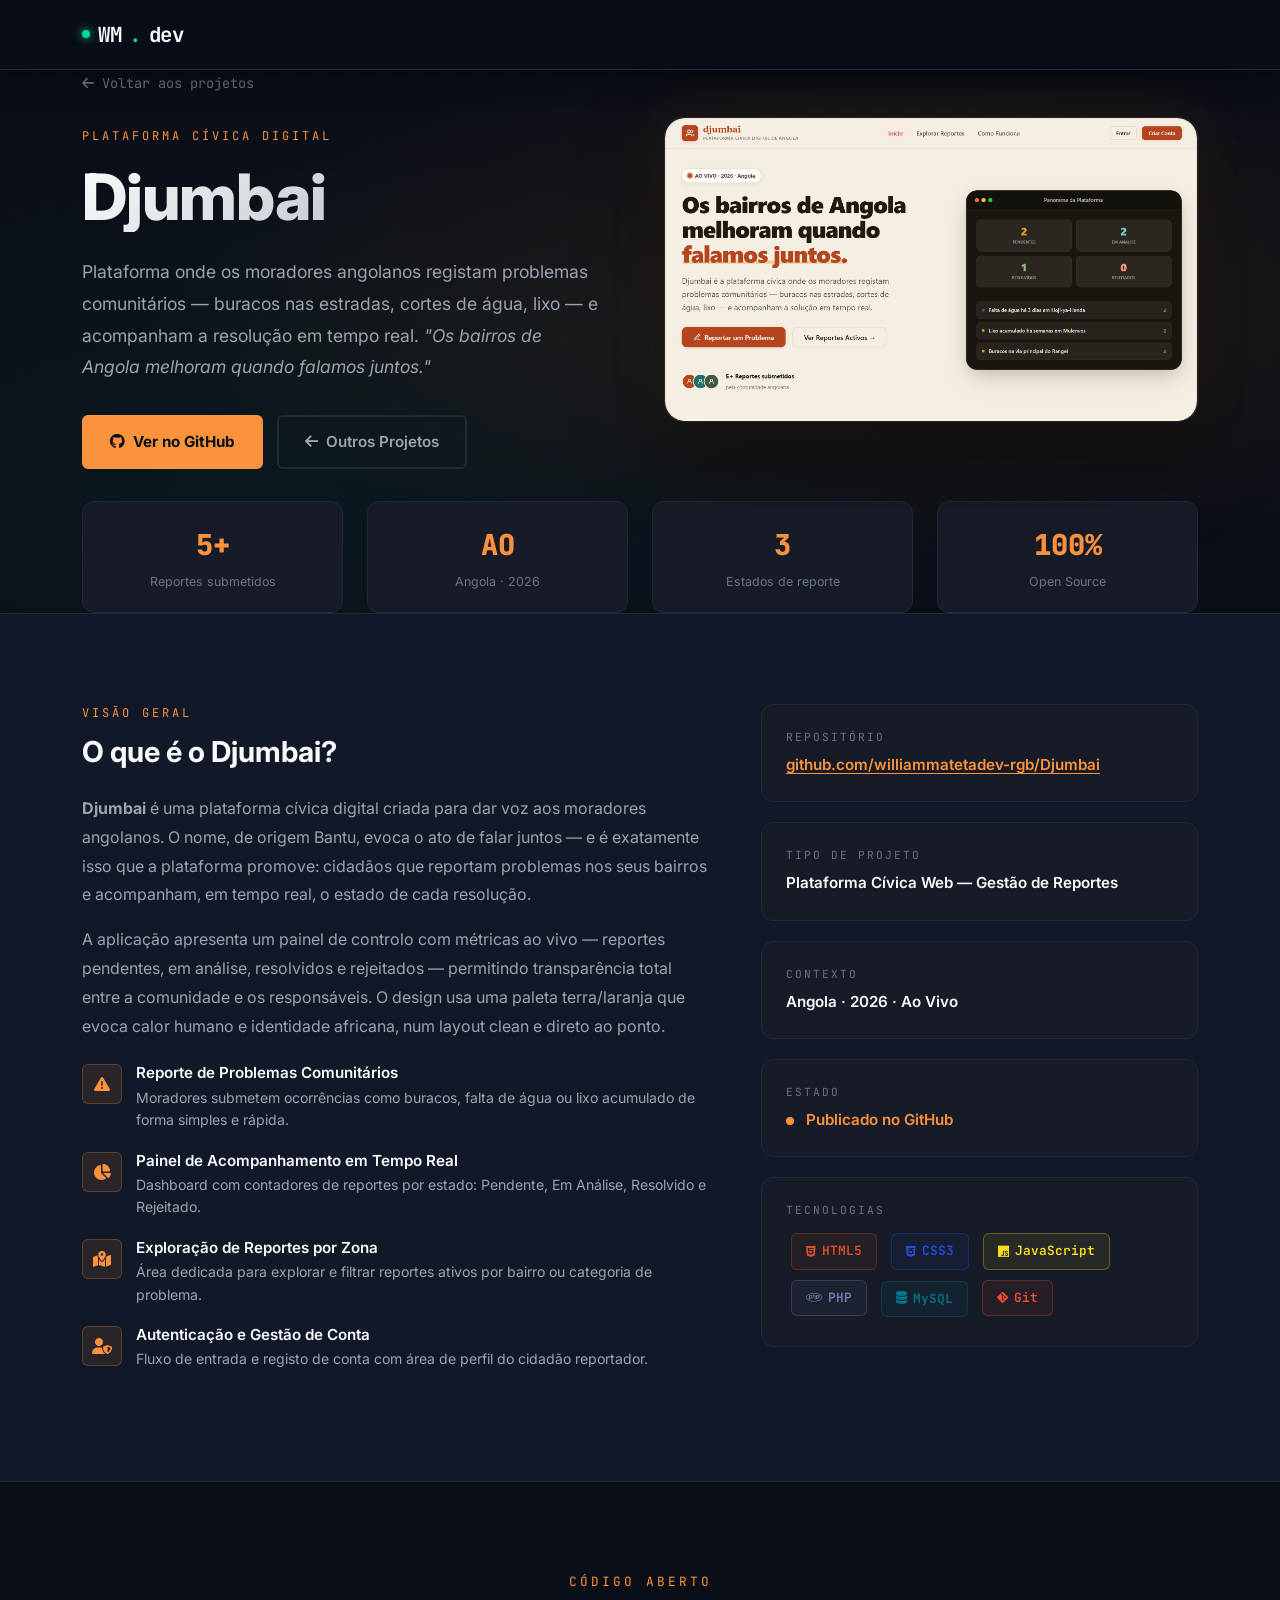
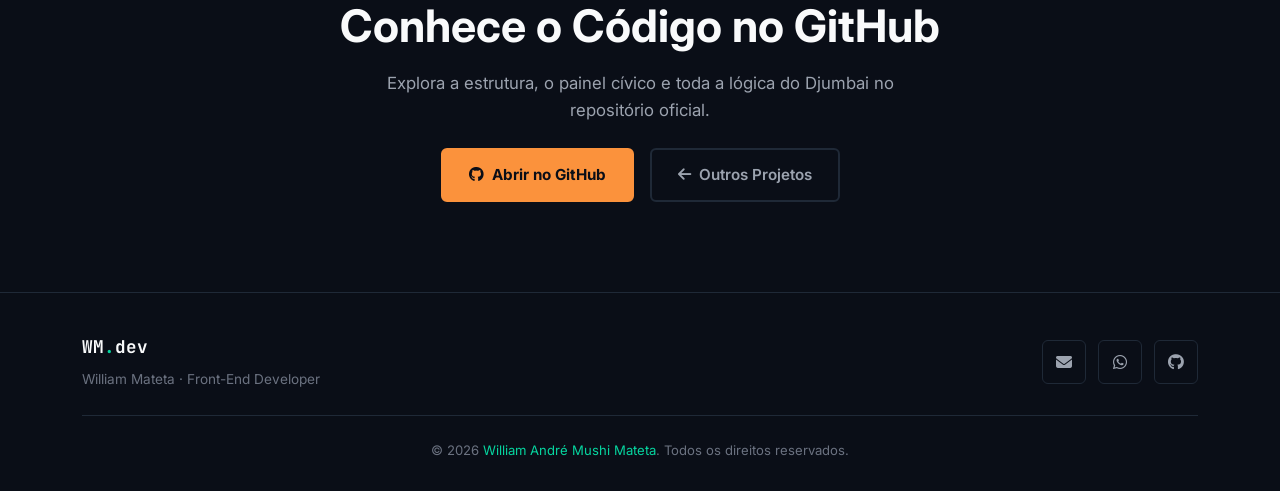
<file: portfolio/projeto-djumbai.html>
<!DOCTYPE html>
<html lang="pt" data-bs-theme="dark">
<head>
  <meta charset="UTF-8" />
  <meta name="viewport" content="width=device-width, initial-scale=1.0" />
  <meta name="description" content="Djumbai — Plataforma Cívica Digital de Angola. Projeto desenvolvido por William Mateta." />
  <meta property="og:type" content="website" />
  <meta property="og:title" content="Djumbai · Plataforma Cívica Digital — William Mateta" />
  <meta property="og:description" content="Plataforma onde moradores angolanos registam problemas comunitários e acompanham a resolução em tempo real." />
  <meta property="og:image" content="assets/img/djumbai-preview.png" />
  <title>Djumbai · Plataforma Cívica Digital — William Mateta</title>

  <link rel="preconnect" href="https://fonts.googleapis.com" />
  <link rel="preconnect" href="https://fonts.gstatic.com" crossorigin />
  <link href="https://fonts.googleapis.com/css2?family=Inter:wght@300;400;500;600;700;800&family=JetBrains+Mono:wght@400;500;600;700&display=swap" rel="stylesheet" />
  <link href="https://cdn.jsdelivr.net/npm/bootstrap@5.3.2/dist/css/bootstrap.min.css" rel="stylesheet" />
  <link href="https://cdnjs.cloudflare.com/ajax/libs/font-awesome/6.5.1/css/all.min.css" rel="stylesheet" />
  <link rel="stylesheet" href="style.css" />
  <link rel="icon" href="data:image/svg+xml,<svg xmlns='http://www.w3.org/2000/svg' viewBox='0 0 100 100'><rect width='100' height='100' rx='22' fill='%230a0e17'/><path d='M30 35 L18 50 L30 65 M70 35 L82 50 L70 65 M56 30 L44 70' stroke='%2306d6a0' stroke-width='8' stroke-linecap='round' stroke-linejoin='round' fill='none'/></svg>" />

  <style>
    .project-detail-hero {
      min-height: 55vh;
      display: flex;
      align-items: center;
      background: var(--bg-primary);
      padding-top: var(--navbar-height);
      position: relative;
      overflow: hidden;
    }
    .project-detail-hero::before {
      content: '';
      position: absolute;
      inset: 0;
      background: radial-gradient(ellipse at 70% 50%, rgba(251,146,60,0.1) 0%, transparent 60%),
                  radial-gradient(ellipse at 20% 80%, rgba(6,214,160,0.05) 0%, transparent 50%);
    }
    .back-link {
      display: inline-flex;
      align-items: center;
      gap: 8px;
      color: var(--text-muted);
      font-size: 0.85rem;
      font-family: var(--font-mono);
      margin-bottom: 2rem;
      transition: color var(--transition-fast);
    }
    .back-link:hover { color: var(--accent-primary); }

    .project-hero-category {
      font-family: var(--font-mono);
      font-size: 0.75rem;
      color: #fb923c;
      letter-spacing: 3px;
      text-transform: uppercase;
      display: block;
      margin-bottom: 1rem;
    }
    .project-hero-title {
      font-size: clamp(2.5rem, 6vw, 4rem);
      font-weight: 800;
      line-height: 1.1;
      letter-spacing: -1px;
      background: linear-gradient(135deg, #f9fafb 0%, #9ca3af 100%);
      -webkit-background-clip: text;
      -webkit-text-fill-color: transparent;
      background-clip: text;
      margin-bottom: 1.5rem;
    }
    .project-hero-desc {
      font-size: 1.1rem;
      color: var(--text-secondary);
      line-height: 1.8;
      max-width: 520px;
      margin-bottom: 2rem;
    }
    .project-cta-row {
      display: flex;
      gap: 14px;
      flex-wrap: wrap;
    }
    .btn-github {
      display: inline-flex;
      align-items: center;
      gap: 8px;
      background: #fb923c;
      color: #0a0e17;
      font-weight: 700;
      font-size: 0.95rem;
      padding: 13px 26px;
      border-radius: var(--radius-sm);
      border: 2px solid #fb923c;
      transition: all var(--transition-med);
    }
    .btn-github:hover {
      background: transparent;
      color: #fb923c;
      box-shadow: 0 0 25px rgba(251,146,60,0.3);
      transform: translateY(-2px);
    }
    .btn-back-port {
      display: inline-flex;
      align-items: center;
      gap: 8px;
      background: transparent;
      color: var(--text-secondary);
      font-weight: 600;
      font-size: 0.95rem;
      padding: 13px 26px;
      border-radius: var(--radius-sm);
      border: 2px solid var(--border-color);
      transition: all var(--transition-med);
    }
    .btn-back-port:hover {
      border-color: #fb923c;
      color: #fb923c;
      transform: translateY(-2px);
    }
    .project-screenshot-wrap {
      position: relative;
      border-radius: var(--radius-lg);
      overflow: hidden;
      border: 1px solid var(--border-color);
      box-shadow: 0 30px 80px rgba(0,0,0,0.5), 0 0 60px rgba(251,146,60,0.1);
    }
    .project-screenshot-wrap img {
      width: 100%;
      display: block;
      border-radius: var(--radius-lg);
    }
    .project-screenshot-wrap::before {
      content: '';
      position: absolute;
      inset: 0;
      border: 1px solid rgba(251,146,60,0.2);
      border-radius: var(--radius-lg);
      pointer-events: none;
      z-index: 1;
    }
    .detail-section {
      padding: 90px 0;
    }
    .detail-section.alt-bg {
      background: var(--bg-surface);
      border-top: 1px solid var(--border-color);
      border-bottom: 1px solid var(--border-color);
    }
    .detail-label {
      font-family: var(--font-mono);
      font-size: 0.75rem;
      color: #fb923c;
      letter-spacing: 3px;
      text-transform: uppercase;
      display: block;
      margin-bottom: 0.75rem;
    }
    .detail-heading {
      font-size: 1.8rem;
      font-weight: 700;
      color: var(--text-primary);
      margin-bottom: 1.5rem;
    }
    .detail-text {
      font-size: 1rem;
      color: var(--text-secondary);
      line-height: 1.8;
      margin-bottom: 1rem;
    }
    .feature-item {
      display: flex;
      gap: 14px;
      align-items: flex-start;
      margin-bottom: 20px;
    }
    .feature-icon {
      width: 40px;
      height: 40px;
      min-width: 40px;
      display: flex;
      align-items: center;
      justify-content: center;
      background: rgba(251,146,60,0.1);
      border: 1px solid rgba(251,146,60,0.25);
      border-radius: var(--radius-sm);
      color: #fb923c;
      font-size: 1rem;
    }
    .feature-text h4 {
      font-size: 0.95rem;
      font-weight: 600;
      color: var(--text-primary);
      margin-bottom: 4px;
    }
    .feature-text p {
      font-size: 0.88rem;
      color: var(--text-secondary);
      line-height: 1.6;
      margin: 0;
    }
    .tech-pill {
      display: inline-flex;
      align-items: center;
      gap: 6px;
      font-family: var(--font-mono);
      font-size: 0.8rem;
      font-weight: 600;
      padding: 7px 14px;
      border-radius: var(--radius-sm);
      border: 1px solid;
      margin: 5px;
    }
    .tech-pill.html   { color: #e34f26; border-color: rgba(227,79,38,0.3);  background: rgba(227,79,38,0.07); }
    .tech-pill.css    { color: #264de4; border-color: rgba(38,77,228,0.3);  background: rgba(38,77,228,0.07); }
    .tech-pill.js     { color: #f7df1e; border-color: rgba(247,223,30,0.3); background: rgba(247,223,30,0.07); }
    .tech-pill.php    { color: #777bb4; border-color: rgba(119,123,180,0.3); background: rgba(119,123,180,0.07); }
    .tech-pill.mysql  { color: #00758f; border-color: rgba(0,117,143,0.3);  background: rgba(0,117,143,0.07); }
    .tech-pill.git    { color: #f05032; border-color: rgba(240,80,50,0.3);  background: rgba(240,80,50,0.07); }
    .meta-box {
      background: var(--bg-card);
      border: 1px solid var(--border-color);
      border-radius: var(--radius-md);
      padding: 24px;
      margin-bottom: 20px;
    }
    .meta-label {
      font-family: var(--font-mono);
      font-size: 0.7rem;
      color: var(--text-muted);
      text-transform: uppercase;
      letter-spacing: 2px;
      margin-bottom: 6px;
    }
    .meta-value {
      font-size: 0.95rem;
      font-weight: 600;
      color: var(--text-primary);
    }
    .meta-value a {
      color: #fb923c;
      text-decoration: underline;
      text-underline-offset: 3px;
    }
    .meta-value a:hover { opacity: 0.8; }
    .stat-row {
      display: flex;
      gap: 24px;
      flex-wrap: wrap;
      margin-top: 2rem;
    }
    .stat-item {
      text-align: center;
      background: var(--bg-card);
      border: 1px solid var(--border-color);
      border-radius: var(--radius-md);
      padding: 20px 28px;
      flex: 1;
      min-width: 110px;
    }
    .stat-num {
      font-size: 1.8rem;
      font-weight: 800;
      color: #fb923c;
      font-family: var(--font-mono);
    }
    .stat-desc {
      font-size: 0.78rem;
      color: var(--text-muted);
      margin-top: 4px;
    }
  </style>
</head>
<body>

<!-- NAVBAR -->
<nav id="navbar" class="navbar navbar-expand-lg scrolled" aria-label="Navegação principal">
  <div class="container">
    <a class="navbar-brand" href="index.html">
      <span class="brand-dot" aria-hidden="true"></span>
      WM<span class="accent">.</span>dev
    </a>
  </div>
</nav>

<!-- HERO -->
<section class="project-detail-hero">
  <div class="dots-bg" aria-hidden="true"></div>
  <div class="container position-relative">
    <div class="row align-items-center g-5">

      <!-- Texto -->
      <div class="col-lg-6">
        <a href="index.html#projects" class="back-link">
          <i class="fa-solid fa-arrow-left"></i> Voltar aos projetos
        </a>
        <span class="project-hero-category">Plataforma Cívica Digital</span>
        <h1 class="project-hero-title">Djumbai</h1>
        <p class="project-hero-desc">
          Plataforma onde os moradores angolanos registam problemas comunitários — buracos nas estradas, cortes de água, lixo — e acompanham a resolução em tempo real. <em>"Os bairros de Angola melhoram quando falamos juntos."</em>
        </p>
        <div class="project-cta-row">
          <a href="https://github.com/williammatetadev-rgb/Djumbai" target="_blank" rel="noopener noreferrer" class="btn-github">
            <i class="fa-brands fa-github"></i> Ver no GitHub
          </a>
          <a href="index.html#projects" class="btn-back-port">
            <i class="fa-solid fa-arrow-left"></i> Outros Projetos
          </a>
        </div>
      </div>

      <!-- Screenshot -->
      <div class="col-lg-6">
        <div class="project-screenshot-wrap reveal-right">
          <img
            src="assets/img/djumbai-preview.png"
            alt="Screenshot da interface da Djumbai — Plataforma Cívica Digital de Angola"
            loading="eager"
          />
        </div>
      </div>

    </div>

    <!-- Mini estatísticas -->
    <div class="stat-row">
      <div class="stat-item">
        <div class="stat-num">5+</div>
        <div class="stat-desc">Reportes submetidos</div>
      </div>
      <div class="stat-item">
        <div class="stat-num">AO</div>
        <div class="stat-desc">Angola · 2026</div>
      </div>
      <div class="stat-item">
        <div class="stat-num">3</div>
        <div class="stat-desc">Estados de reporte</div>
      </div>
      <div class="stat-item">
        <div class="stat-num">100%</div>
        <div class="stat-desc">Open Source</div>
      </div>
    </div>
  </div>
</section>

<!-- SOBRE O PROJETO -->
<section class="detail-section alt-bg">
  <div class="container">
    <div class="row g-5">

      <div class="col-lg-7">
        <span class="detail-label">Visão Geral</span>
        <h2 class="detail-heading">O que é o Djumbai?</h2>
        <p class="detail-text">
          <strong>Djumbai</strong> é uma plataforma cívica digital criada para dar voz aos moradores angolanos. O nome, de origem Bantu, evoca o ato de falar juntos — e é exatamente isso que a plataforma promove: cidadãos que reportam problemas nos seus bairros e acompanham, em tempo real, o estado de cada resolução.
        </p>
        <p class="detail-text">
          A aplicação apresenta um painel de controlo com métricas ao vivo — reportes pendentes, em análise, resolvidos e rejeitados — permitindo transparência total entre a comunidade e os responsáveis. O design usa uma paleta terra/laranja que evoca calor humano e identidade africana, num layout clean e direto ao ponto.
        </p>

        <div class="mt-4">
          <div class="feature-item">
            <div class="feature-icon"><i class="fa-solid fa-triangle-exclamation"></i></div>
            <div class="feature-text">
              <h4>Reporte de Problemas Comunitários</h4>
              <p>Moradores submetem ocorrências como buracos, falta de água ou lixo acumulado de forma simples e rápida.</p>
            </div>
          </div>
          <div class="feature-item">
            <div class="feature-icon"><i class="fa-solid fa-chart-pie"></i></div>
            <div class="feature-text">
              <h4>Painel de Acompanhamento em Tempo Real</h4>
              <p>Dashboard com contadores de reportes por estado: Pendente, Em Análise, Resolvido e Rejeitado.</p>
            </div>
          </div>
          <div class="feature-item">
            <div class="feature-icon"><i class="fa-solid fa-map-location-dot"></i></div>
            <div class="feature-text">
              <h4>Exploração de Reportes por Zona</h4>
              <p>Área dedicada para explorar e filtrar reportes ativos por bairro ou categoria de problema.</p>
            </div>
          </div>
          <div class="feature-item">
            <div class="feature-icon"><i class="fa-solid fa-user-shield"></i></div>
            <div class="feature-text">
              <h4>Autenticação e Gestão de Conta</h4>
              <p>Fluxo de entrada e registo de conta com área de perfil do cidadão reportador.</p>
            </div>
          </div>
        </div>
      </div>

      <!-- Sidebar Metadados -->
      <div class="col-lg-5">
        <div class="meta-box">
          <div class="meta-label">Repositório</div>
          <div class="meta-value">
            <a href="https://github.com/williammatetadev-rgb/Djumbai" target="_blank" rel="noopener noreferrer">
              github.com/williammatetadev-rgb/Djumbai
            </a>
          </div>
        </div>
        <div class="meta-box">
          <div class="meta-label">Tipo de Projeto</div>
          <div class="meta-value">Plataforma Cívica Web — Gestão de Reportes</div>
        </div>
        <div class="meta-box">
          <div class="meta-label">Contexto</div>
          <div class="meta-value">Angola · 2026 · Ao Vivo</div>
        </div>
        <div class="meta-box">
          <div class="meta-label">Estado</div>
          <div class="meta-value" style="color: #fb923c;">
            <span style="display:inline-block;width:8px;height:8px;background:#fb923c;border-radius:50%;margin-right:8px;animation:pulse-dot 1.5s infinite;"></span>
            Publicado no GitHub
          </div>
        </div>
        <div class="meta-box">
          <div class="meta-label">Tecnologias</div>
          <div class="mt-2">
            <span class="tech-pill html"><i class="fa-brands fa-html5"></i> HTML5</span>
            <span class="tech-pill css"><i class="fa-brands fa-css3-alt"></i> CSS3</span>
            <span class="tech-pill js"><i class="fa-brands fa-js"></i> JavaScript</span>
            <span class="tech-pill php"><i class="fa-brands fa-php"></i> PHP</span>
            <span class="tech-pill mysql"><i class="fa-solid fa-database"></i> MySQL</span>
            <span class="tech-pill git"><i class="fa-brands fa-git-alt"></i> Git</span>
          </div>
        </div>
      </div>

    </div>
  </div>
</section>

<!-- CTA FINAL -->
<section class="detail-section">
  <div class="container text-center">
    <span class="section-label" style="color:#fb923c;">Código Aberto</span>
    <h2 class="section-title mb-3">Conhece o Código no GitHub</h2>
    <p class="section-subtitle mx-auto mb-4">
      Explora a estrutura, o painel cívico e toda a lógica do Djumbai no repositório oficial.
    </p>
    <div class="d-flex justify-content-center gap-3 flex-wrap">
      <a href="https://github.com/williammatetadev-rgb/Djumbai" target="_blank" rel="noopener noreferrer" class="btn-github">
        <i class="fa-brands fa-github"></i> Abrir no GitHub
      </a>
      <a href="index.html#projects" class="btn-back-port">
        <i class="fa-solid fa-arrow-left"></i> Outros Projetos
      </a>
    </div>
  </div>
</section>

<!-- FOOTER -->
<footer id="footer">
  <div class="container">
    <div class="row align-items-center">
      <div class="col-md-6">
        <div class="footer-brand">WM<span class="accent">.</span>dev</div>
        <div class="footer-tagline">William Mateta · Front-End Developer</div>
      </div>
      <div class="col-md-6">
        <div class="footer-socials">
          <a href="mailto:williammateta.dev@gmail.com" class="contact-social-link" aria-label="Email">
            <i class="fa-solid fa-envelope"></i>
          </a>
          <a href="https://wa.me/244932651805" target="_blank" rel="noopener noreferrer" class="contact-social-link" aria-label="WhatsApp">
            <i class="fa-brands fa-whatsapp"></i>
          </a>
          <a href="https://github.com/Groew-script" target="_blank" rel="noopener noreferrer" class="contact-social-link" aria-label="GitHub">
            <i class="fa-brands fa-github"></i>
          </a>
        </div>
      </div>
    </div>
    <div class="footer-divider"></div>
    <div class="row">
      <div class="col-12 text-center">
        <p class="footer-copy mb-0">&copy; 2026 <span>William André Mushi Mateta</span>. Todos os direitos reservados.</p>
      </div>
    </div>
  </div>
</footer>

<script src="https://cdn.jsdelivr.net/npm/bootstrap@5.3.2/dist/js/bootstrap.bundle.min.js"></script>
<script>
  const observer = new IntersectionObserver((entries) => {
    entries.forEach(e => {
      if (e.isIntersecting) {
        e.target.classList.add('revealed');
        observer.unobserve(e.target);
      }
    });
  }, { threshold: 0.1 });
  document.querySelectorAll('.reveal-right, .reveal').forEach(el => observer.observe(el));
</script>
</body>
</html>
</file>
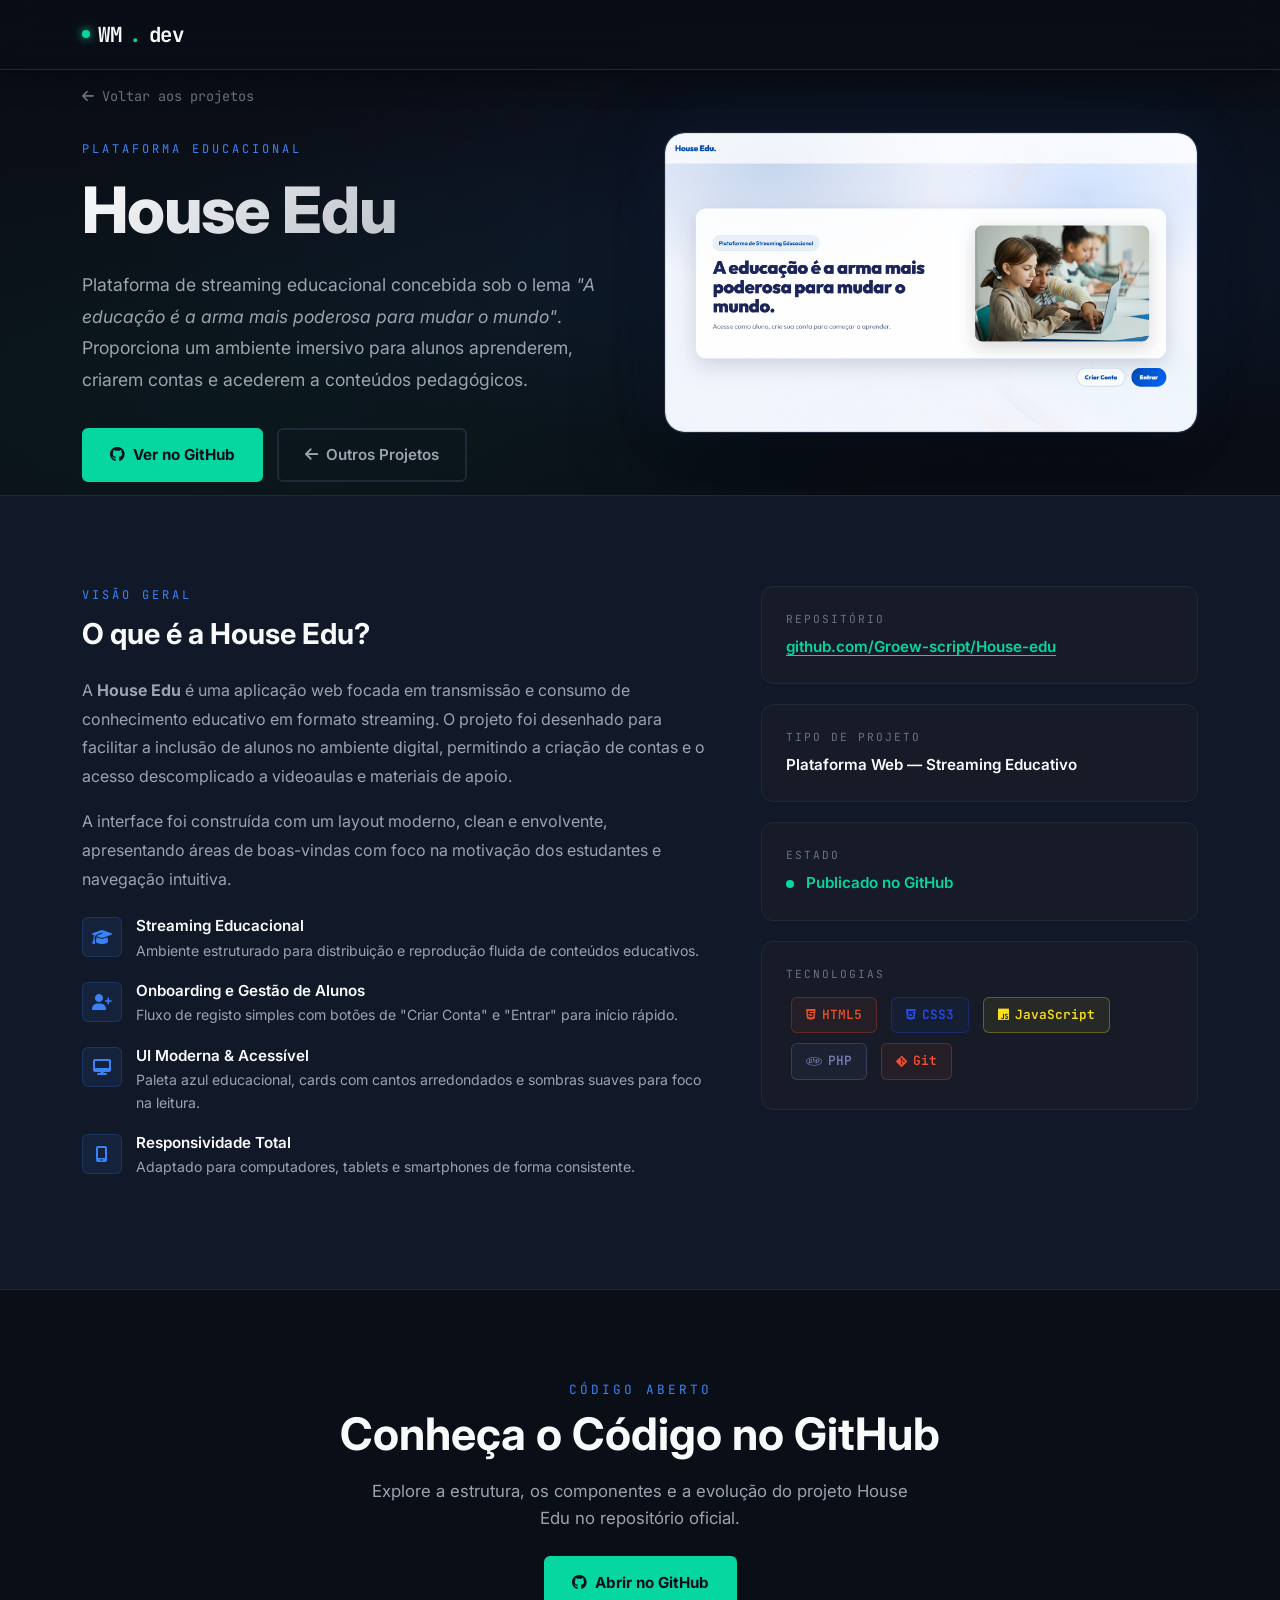
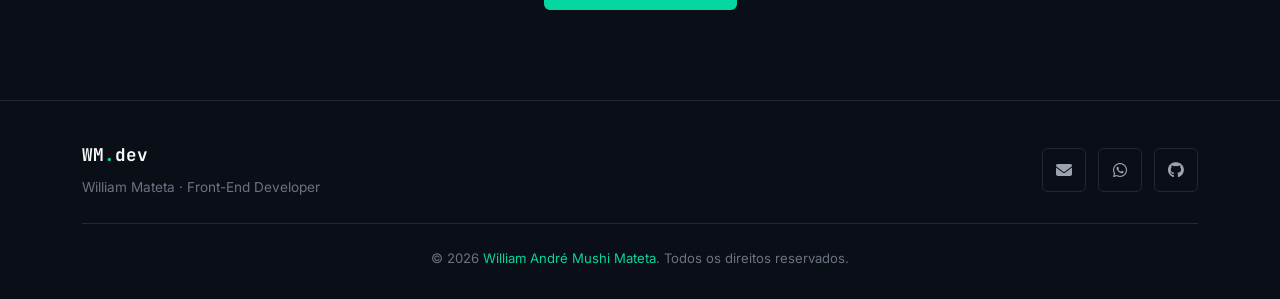
<file: portfolio/projeto-house-edu.html>
<!DOCTYPE html>
<html lang="pt" data-bs-theme="dark">
<head>
  <meta charset="UTF-8" />
  <meta name="viewport" content="width=device-width, initial-scale=1.0" />
  <meta name="description" content="House Edu — Plataforma de Streaming Educacional. Projeto desenvolvido por William Mateta." />
  <meta property="og:type" content="website" />
  <meta property="og:title" content="House Edu · Streaming Educacional — William Mateta" />
  <meta property="og:description" content="Plataforma de streaming educacional focada no acesso a conteúdos pedagógicos." />
  <meta property="og:image" content="assets/img/house-edu-preview.png" />
  <title>House Edu · Streaming Educacional — William Mateta</title>

  <link rel="preconnect" href="https://fonts.googleapis.com" />
  <link rel="preconnect" href="https://fonts.gstatic.com" crossorigin />
  <link href="https://fonts.googleapis.com/css2?family=Inter:wght@300;400;500;600;700;800&family=JetBrains+Mono:wght@400;500;600;700&display=swap" rel="stylesheet" />
  <link href="https://cdn.jsdelivr.net/npm/bootstrap@5.3.2/dist/css/bootstrap.min.css" rel="stylesheet" />
  <link href="https://cdnjs.cloudflare.com/ajax/libs/font-awesome/6.5.1/css/all.min.css" rel="stylesheet" />
  <link rel="stylesheet" href="style.css" />
  <link rel="icon" href="data:image/svg+xml,<svg xmlns='http://www.w3.org/2000/svg' viewBox='0 0 100 100'><rect width='100' height='100' rx='22' fill='%230a0e17'/><path d='M30 35 L18 50 L30 65 M70 35 L82 50 L70 65 M56 30 L44 70' stroke='%2306d6a0' stroke-width='8' stroke-linecap='round' stroke-linejoin='round' fill='none'/></svg>" />

  <style>
    .project-detail-hero {
      min-height: 55vh;
      display: flex;
      align-items: center;
      background: var(--bg-primary);
      padding-top: var(--navbar-height);
      position: relative;
      overflow: hidden;
    }
    .project-detail-hero::before {
      content: '';
      position: absolute;
      inset: 0;
      background: radial-gradient(ellipse at 70% 50%, rgba(59,130,246,0.1) 0%, transparent 60%),
                  radial-gradient(ellipse at 20% 80%, rgba(6,214,160,0.05) 0%, transparent 50%);
    }
    .back-link {
      display: inline-flex;
      align-items: center;
      gap: 8px;
      color: var(--text-muted);
      font-size: 0.85rem;
      font-family: var(--font-mono);
      margin-bottom: 2rem;
      transition: color var(--transition-fast);
    }
    .back-link:hover { color: var(--accent-primary); }

    .project-hero-category {
      font-family: var(--font-mono);
      font-size: 0.75rem;
      color: #3b82f6;
      letter-spacing: 3px;
      text-transform: uppercase;
      display: block;
      margin-bottom: 1rem;
    }
    .project-hero-title {
      font-size: clamp(2.5rem, 6vw, 4rem);
      font-weight: 800;
      line-height: 1.1;
      letter-spacing: -1px;
      background: linear-gradient(135deg, #f9fafb 0%, #9ca3af 100%);
      -webkit-background-clip: text;
      -webkit-text-fill-color: transparent;
      background-clip: text;
      margin-bottom: 1.5rem;
    }
    .project-hero-desc {
      font-size: 1.1rem;
      color: var(--text-secondary);
      line-height: 1.8;
      max-width: 520px;
      margin-bottom: 2rem;
    }
    .project-cta-row {
      display: flex;
      gap: 14px;
      flex-wrap: wrap;
    }
    .btn-github {
      display: inline-flex;
      align-items: center;
      gap: 8px;
      background: var(--accent-primary);
      color: var(--bg-primary);
      font-weight: 700;
      font-size: 0.95rem;
      padding: 13px 26px;
      border-radius: var(--radius-sm);
      border: 2px solid var(--accent-primary);
      transition: all var(--transition-med);
    }
    .btn-github:hover {
      background: transparent;
      color: var(--accent-primary);
      box-shadow: 0 0 25px rgba(6,214,160,0.3);
      transform: translateY(-2px);
    }
    .btn-back-port {
      display: inline-flex;
      align-items: center;
      gap: 8px;
      background: transparent;
      color: var(--text-secondary);
      font-weight: 600;
      font-size: 0.95rem;
      padding: 13px 26px;
      border-radius: var(--radius-sm);
      border: 2px solid var(--border-color);
      transition: all var(--transition-med);
    }
    .btn-back-port:hover {
      border-color: var(--accent-primary);
      color: var(--accent-primary);
      transform: translateY(-2px);
    }
    .project-screenshot-wrap {
      position: relative;
      border-radius: var(--radius-lg);
      overflow: hidden;
      border: 1px solid var(--border-color);
      box-shadow: 0 30px 80px rgba(0,0,0,0.5), 0 0 60px rgba(59,130,246,0.1);
    }
    .project-screenshot-wrap img {
      width: 100%;
      display: block;
      border-radius: var(--radius-lg);
    }
    .project-screenshot-wrap::before {
      content: '';
      position: absolute;
      inset: 0;
      border: 1px solid rgba(59,130,246,0.2);
      border-radius: var(--radius-lg);
      pointer-events: none;
      z-index: 1;
    }
    .detail-section {
      padding: 90px 0;
    }
    .detail-section.alt-bg {
      background: var(--bg-surface);
      border-top: 1px solid var(--border-color);
      border-bottom: 1px solid var(--border-color);
    }
    .detail-label {
      font-family: var(--font-mono);
      font-size: 0.75rem;
      color: #3b82f6;
      letter-spacing: 3px;
      text-transform: uppercase;
      display: block;
      margin-bottom: 0.75rem;
    }
    .detail-heading {
      font-size: 1.8rem;
      font-weight: 700;
      color: var(--text-primary);
      margin-bottom: 1.5rem;
    }
    .detail-text {
      font-size: 1rem;
      color: var(--text-secondary);
      line-height: 1.8;
      margin-bottom: 1rem;
    }
    .feature-item {
      display: flex;
      gap: 14px;
      align-items: flex-start;
      margin-bottom: 20px;
    }
    .feature-icon {
      width: 40px;
      height: 40px;
      min-width: 40px;
      display: flex;
      align-items: center;
      justify-content: center;
      background: rgba(59,130,246,0.1);
      border: 1px solid rgba(59,130,246,0.2);
      border-radius: var(--radius-sm);
      color: #3b82f6;
      font-size: 1rem;
    }
    .feature-text h4 {
      font-size: 0.95rem;
      font-weight: 600;
      color: var(--text-primary);
      margin-bottom: 4px;
    }
    .feature-text p {
      font-size: 0.88rem;
      color: var(--text-secondary);
      line-height: 1.6;
      margin: 0;
    }
    .tech-pill {
      display: inline-flex;
      align-items: center;
      gap: 6px;
      font-family: var(--font-mono);
      font-size: 0.8rem;
      font-weight: 600;
      padding: 7px 14px;
      border-radius: var(--radius-sm);
      border: 1px solid;
      margin: 5px;
    }
    .tech-pill.html   { color: #e34f26; border-color: rgba(227,79,38,0.3);  background: rgba(227,79,38,0.07); }
    .tech-pill.css    { color: #264de4; border-color: rgba(38,77,228,0.3);  background: rgba(38,77,228,0.07); }
    .tech-pill.js     { color: #f7df1e; border-color: rgba(247,223,30,0.3); background: rgba(247,223,30,0.07); }
    .tech-pill.php    { color: #777bb4; border-color: rgba(119,123,180,0.3); background: rgba(119,123,180,0.07); }
    .tech-pill.node   { color: #339933; border-color: rgba(51,153,51,0.3);  background: rgba(51,153,51,0.07); }
    .tech-pill.git    { color: #f05032; border-color: rgba(240,80,50,0.3); background: rgba(240,80,50,0.07); }
    .meta-box {
      background: var(--bg-card);
      border: 1px solid var(--border-color);
      border-radius: var(--radius-md);
      padding: 24px;
      margin-bottom: 20px;
    }
    .meta-label {
      font-family: var(--font-mono);
      font-size: 0.7rem;
      color: var(--text-muted);
      text-transform: uppercase;
      letter-spacing: 2px;
      margin-bottom: 6px;
    }
    .meta-value {
      font-size: 0.95rem;
      font-weight: 600;
      color: var(--text-primary);
    }
    .meta-value a {
      color: var(--accent-primary);
      text-decoration: underline;
      text-underline-offset: 3px;
    }
    .meta-value a:hover { opacity: 0.8; }
  </style>
</head>
<body>

<!-- NAVBAR -->
<nav id="navbar" class="navbar navbar-expand-lg scrolled" aria-label="Navegação principal">
  <div class="container">
    <a class="navbar-brand" href="index.html">
      <span class="brand-dot" aria-hidden="true"></span>
      WM<span class="accent">.</span>dev
    </a>
  </div>
</nav>

<!-- HERO -->
<section class="project-detail-hero">
  <div class="dots-bg" aria-hidden="true"></div>
  <div class="container position-relative">
    <div class="row align-items-center g-5">

      <!-- Texto -->
      <div class="col-lg-6">
        <a href="index.html#projects" class="back-link">
          <i class="fa-solid fa-arrow-left"></i> Voltar aos projetos
        </a>
        <span class="project-hero-category">Plataforma Educacional</span>
        <h1 class="project-hero-title">House Edu</h1>
        <p class="project-hero-desc">
          Plataforma de streaming educacional concebida sob o lema <em>"A educação é a arma mais poderosa para mudar o mundo"</em>. Proporciona um ambiente imersivo para alunos aprenderem, criarem contas e acederem a conteúdos pedagógicos.
        </p>
        <div class="project-cta-row">
          <a href="https://github.com/Groew-script/House-edu" target="_blank" rel="noopener noreferrer" class="btn-github">
            <i class="fa-brands fa-github"></i> Ver no GitHub
          </a>
          <a href="index.html#projects" class="btn-back-port">
            <i class="fa-solid fa-arrow-left"></i> Outros Projetos
          </a>
        </div>
      </div>

      <!-- Screenshot -->
      <div class="col-lg-6">
        <div class="project-screenshot-wrap reveal-right">
          <img
            src="assets/img/house-edu-preview.png"
            alt="Screenshot da interface da House Edu — Plataforma de Streaming Educacional"
            loading="eager"
          />
        </div>
      </div>

    </div>
  </div>
</section>

<!-- SOBRE O PROJETO -->
<section class="detail-section alt-bg">
  <div class="container">
    <div class="row g-5">

      <div class="col-lg-7">
        <span class="detail-label">Visão Geral</span>
        <h2 class="detail-heading">O que é a House Edu?</h2>
        <p class="detail-text">
          A <strong>House Edu</strong> é uma aplicação web focada em transmissão e consumo de conhecimento educativo em formato streaming. O projeto foi desenhado para facilitar a inclusão de alunos no ambiente digital, permitindo a criação de contas e o acesso descomplicado a videoaulas e materiais de apoio.
        </p>
        <p class="detail-text">
          A interface foi construída com um layout moderno, clean e envolvente, apresentando áreas de boas-vindas com foco na motivação dos estudantes e navegação intuitiva.
        </p>

        <div class="mt-4">
          <div class="feature-item">
            <div class="feature-icon"><i class="fa-solid fa-graduation-cap"></i></div>
            <div class="feature-text">
              <h4>Streaming Educacional</h4>
              <p>Ambiente estruturado para distribuição e reprodução fluida de conteúdos educativos.</p>
            </div>
          </div>
          <div class="feature-item">
            <div class="feature-icon"><i class="fa-solid fa-user-plus"></i></div>
            <div class="feature-text">
              <h4>Onboarding e Gestão de Alunos</h4>
              <p>Fluxo de registo simples com botões de "Criar Conta" e "Entrar" para início rápido.</p>
            </div>
          </div>
          <div class="feature-item">
            <div class="feature-icon"><i class="fa-solid fa-desktop"></i></div>
            <div class="feature-text">
              <h4>UI Moderna & Acessível</h4>
              <p>Paleta azul educacional, cards com cantos arredondados e sombras suaves para foco na leitura.</p>
            </div>
          </div>
          <div class="feature-item">
            <div class="feature-icon"><i class="fa-solid fa-mobile-screen"></i></div>
            <div class="feature-text">
              <h4>Responsividade Total</h4>
              <p>Adaptado para computadores, tablets e smartphones de forma consistente.</p>
            </div>
          </div>
        </div>
      </div>

      <!-- Sidebar Metadados -->
      <div class="col-lg-5">
        <div class="meta-box">
          <div class="meta-label">Repositório</div>
          <div class="meta-value">
            <a href="https://github.com/Groew-script/House-edu" target="_blank" rel="noopener noreferrer">
              github.com/Groew-script/House-edu
            </a>
          </div>
        </div>
        <div class="meta-box">
          <div class="meta-label">Tipo de Projeto</div>
          <div class="meta-value">Plataforma Web — Streaming Educativo</div>
        </div>
        <div class="meta-box">
          <div class="meta-label">Estado</div>
          <div class="meta-value" style="color: var(--accent-primary);">
            <span style="display:inline-block;width:8px;height:8px;background:var(--accent-primary);border-radius:50%;margin-right:8px;animation:pulse-dot 1.5s infinite;"></span>
            Publicado no GitHub
          </div>
        </div>
        <div class="meta-box">
          <div class="meta-label">Tecnologias</div>
          <div class="mt-2">
            <span class="tech-pill html"><i class="fa-brands fa-html5"></i> HTML5</span>
            <span class="tech-pill css"><i class="fa-brands fa-css3-alt"></i> CSS3</span>
            <span class="tech-pill js"><i class="fa-brands fa-js"></i> JavaScript</span>
            <span class="tech-pill php"><i class="fa-brands fa-php"></i> PHP</span>
            <span class="tech-pill git"><i class="fa-brands fa-git-alt"></i> Git</span>
          </div>
        </div>
      </div>

    </div>
  </div>
</section>

<!-- CTA FINAL -->
<section class="detail-section">
  <div class="container text-center">
    <span class="section-label" style="color:#3b82f6;">Código Aberto</span>
    <h2 class="section-title mb-3">Conheça o Código no GitHub</h2>
    <p class="section-subtitle mx-auto mb-4">
      Explore a estrutura, os componentes e a evolução do projeto House Edu no repositório oficial.
    </p>
    <div class="d-flex justify-content-center gap-3 flex-wrap">
      <a href="https://github.com/Groew-script/House-edu" target="_blank" rel="noopener noreferrer" class="btn-github">
        <i class="fa-brands fa-github"></i> Abrir no GitHub
      </a>
    </div>
  </div>
</section>

<!-- FOOTER -->
<footer id="footer">
  <div class="container">
    <div class="row align-items-center">
      <div class="col-md-6">
        <div class="footer-brand">WM<span class="accent">.</span>dev</div>
        <div class="footer-tagline">William Mateta · Front-End Developer</div>
      </div>
      <div class="col-md-6">
        <div class="footer-socials">
          <a href="mailto:williammateta.dev@gmail.com" class="contact-social-link" aria-label="Email">
            <i class="fa-solid fa-envelope"></i>
          </a>
          <a href="https://wa.me/244932651805" target="_blank" rel="noopener noreferrer" class="contact-social-link" aria-label="WhatsApp">
            <i class="fa-brands fa-whatsapp"></i>
          </a>
          <a href="https://github.com/Groew-script" target="_blank" rel="noopener noreferrer" class="contact-social-link" aria-label="GitHub">
            <i class="fa-brands fa-github"></i>
          </a>
        </div>
      </div>
    </div>
    <div class="footer-divider"></div>
    <div class="row">
      <div class="col-12 text-center">
        <p class="footer-copy mb-0">&copy; 2026 <span>William André Mushi Mateta</span>. Todos os direitos reservados.</p>
      </div>
    </div>
  </div>
</footer>

<script src="https://cdn.jsdelivr.net/npm/bootstrap@5.3.2/dist/js/bootstrap.bundle.min.js"></script>
<script>
  const observer = new IntersectionObserver((entries) => {
    entries.forEach(e => {
      if (e.isIntersecting) {
        e.target.classList.add('revealed');
        observer.unobserve(e.target);
      }
    });
  }, { threshold: 0.1 });
  document.querySelectorAll('.reveal-right, .reveal').forEach(el => observer.observe(el));
</script>
</body>
</html>
</file>
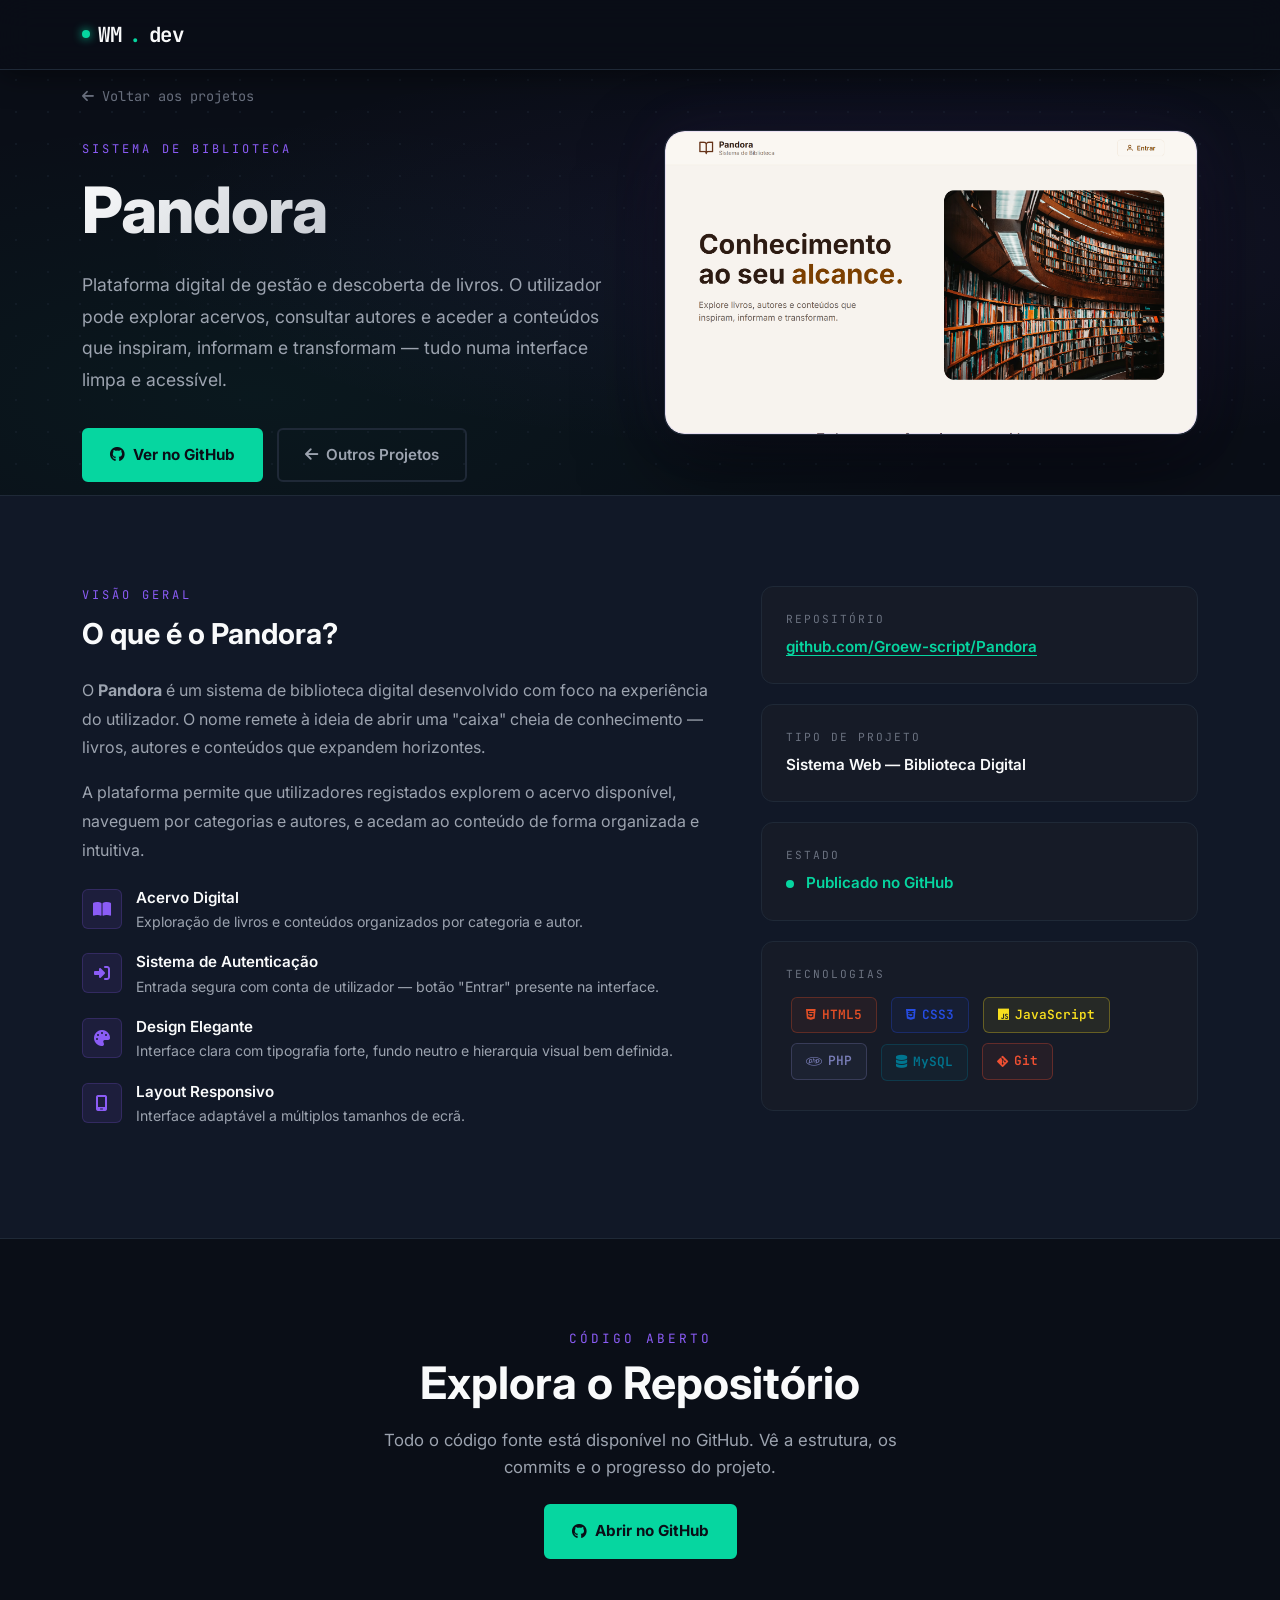
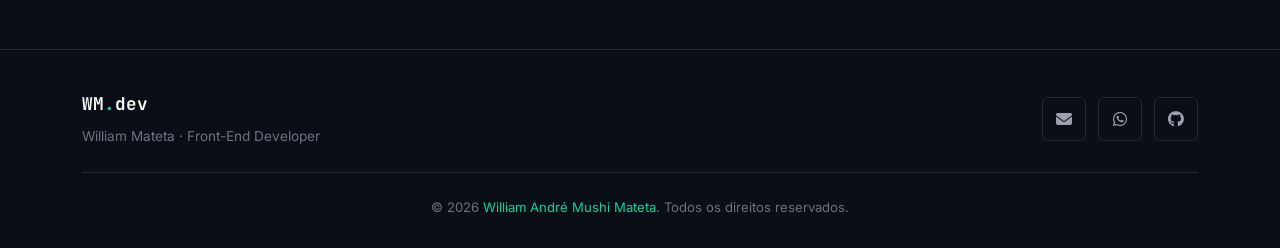
<file: portfolio/projeto-pandora.html>
<!DOCTYPE html>
<html lang="pt" data-bs-theme="dark">
<head>
  <meta charset="UTF-8" />
  <meta name="viewport" content="width=device-width, initial-scale=1.0" />
  <meta name="description" content="Pandora — Sistema de Biblioteca digital. Projeto desenvolvido por William Mateta." />
  <meta property="og:type" content="website" />
  <meta property="og:title" content="Pandora · Sistema de Biblioteca — William Mateta" />
  <meta property="og:description" content="Plataforma digital de gestão e descoberta de livros." />
  <meta property="og:image" content="assets/img/pandora-preview.png" />
  <title>Pandora · Sistema de Biblioteca — William Mateta</title>

  <link rel="preconnect" href="https://fonts.googleapis.com" />
  <link rel="preconnect" href="https://fonts.gstatic.com" crossorigin />
  <link href="https://fonts.googleapis.com/css2?family=Inter:wght@300;400;500;600;700;800&family=JetBrains+Mono:wght@400;500;600;700&display=swap" rel="stylesheet" />
  <link href="https://cdn.jsdelivr.net/npm/bootstrap@5.3.2/dist/css/bootstrap.min.css" rel="stylesheet" />
  <link href="https://cdnjs.cloudflare.com/ajax/libs/font-awesome/6.5.1/css/all.min.css" rel="stylesheet" />
  <link rel="stylesheet" href="style.css" />
  <link rel="icon" href="data:image/svg+xml,<svg xmlns='http://www.w3.org/2000/svg' viewBox='0 0 100 100'><rect width='100' height='100' rx='22' fill='%230a0e17'/><path d='M30 35 L18 50 L30 65 M70 35 L82 50 L70 65 M56 30 L44 70' stroke='%2306d6a0' stroke-width='8' stroke-linecap='round' stroke-linejoin='round' fill='none'/></svg>" />

  <style>
    .project-detail-hero {
      min-height: 55vh;
      display: flex;
      align-items: center;
      background: var(--bg-primary);
      padding-top: var(--navbar-height);
      position: relative;
      overflow: hidden;
    }
    .project-detail-hero::before {
      content: '';
      position: absolute;
      inset: 0;
      background: radial-gradient(ellipse at 70% 50%, rgba(139,92,246,0.08) 0%, transparent 60%),
                  radial-gradient(ellipse at 20% 80%, rgba(6,214,160,0.05) 0%, transparent 50%);
    }
    .back-link {
      display: inline-flex;
      align-items: center;
      gap: 8px;
      color: var(--text-muted);
      font-size: 0.85rem;
      font-family: var(--font-mono);
      margin-bottom: 2rem;
      transition: color var(--transition-fast);
    }
    .back-link:hover { color: var(--accent-primary); }

    .project-hero-category {
      font-family: var(--font-mono);
      font-size: 0.75rem;
      color: #8b5cf6;
      letter-spacing: 3px;
      text-transform: uppercase;
      display: block;
      margin-bottom: 1rem;
    }
    .project-hero-title {
      font-size: clamp(2.5rem, 6vw, 4rem);
      font-weight: 800;
      line-height: 1.1;
      letter-spacing: -1px;
      background: linear-gradient(135deg, #f9fafb 0%, #9ca3af 100%);
      -webkit-background-clip: text;
      -webkit-text-fill-color: transparent;
      background-clip: text;
      margin-bottom: 1.5rem;
    }
    .project-hero-desc {
      font-size: 1.1rem;
      color: var(--text-secondary);
      line-height: 1.8;
      max-width: 520px;
      margin-bottom: 2rem;
    }
    .project-cta-row {
      display: flex;
      gap: 14px;
      flex-wrap: wrap;
    }
    .btn-github {
      display: inline-flex;
      align-items: center;
      gap: 8px;
      background: var(--accent-primary);
      color: var(--bg-primary);
      font-weight: 700;
      font-size: 0.95rem;
      padding: 13px 26px;
      border-radius: var(--radius-sm);
      border: 2px solid var(--accent-primary);
      transition: all var(--transition-med);
    }
    .btn-github:hover {
      background: transparent;
      color: var(--accent-primary);
      box-shadow: 0 0 25px rgba(6,214,160,0.3);
      transform: translateY(-2px);
    }
    .btn-back-port {
      display: inline-flex;
      align-items: center;
      gap: 8px;
      background: transparent;
      color: var(--text-secondary);
      font-weight: 600;
      font-size: 0.95rem;
      padding: 13px 26px;
      border-radius: var(--radius-sm);
      border: 2px solid var(--border-color);
      transition: all var(--transition-med);
    }
    .btn-back-port:hover {
      border-color: var(--accent-primary);
      color: var(--accent-primary);
      transform: translateY(-2px);
    }
    .project-screenshot-wrap {
      position: relative;
      border-radius: var(--radius-lg);
      overflow: hidden;
      border: 1px solid var(--border-color);
      box-shadow: 0 30px 80px rgba(0,0,0,0.5), 0 0 60px rgba(139,92,246,0.08);
    }
    .project-screenshot-wrap img {
      width: 100%;
      display: block;
      border-radius: var(--radius-lg);
    }
    .project-screenshot-wrap::before {
      content: '';
      position: absolute;
      inset: 0;
      border: 1px solid rgba(139,92,246,0.15);
      border-radius: var(--radius-lg);
      pointer-events: none;
      z-index: 1;
    }
    .detail-section {
      padding: 90px 0;
    }
    .detail-section.alt-bg {
      background: var(--bg-surface);
      border-top: 1px solid var(--border-color);
      border-bottom: 1px solid var(--border-color);
    }
    .detail-label {
      font-family: var(--font-mono);
      font-size: 0.75rem;
      color: #8b5cf6;
      letter-spacing: 3px;
      text-transform: uppercase;
      display: block;
      margin-bottom: 0.75rem;
    }
    .detail-heading {
      font-size: 1.8rem;
      font-weight: 700;
      color: var(--text-primary);
      margin-bottom: 1.5rem;
    }
    .detail-text {
      font-size: 1rem;
      color: var(--text-secondary);
      line-height: 1.8;
      margin-bottom: 1rem;
    }
    .feature-item {
      display: flex;
      gap: 14px;
      align-items: flex-start;
      margin-bottom: 20px;
    }
    .feature-icon {
      width: 40px;
      height: 40px;
      min-width: 40px;
      display: flex;
      align-items: center;
      justify-content: center;
      background: rgba(139,92,246,0.1);
      border: 1px solid rgba(139,92,246,0.2);
      border-radius: var(--radius-sm);
      color: #8b5cf6;
      font-size: 1rem;
    }
    .feature-text h4 {
      font-size: 0.95rem;
      font-weight: 600;
      color: var(--text-primary);
      margin-bottom: 4px;
    }
    .feature-text p {
      font-size: 0.88rem;
      color: var(--text-secondary);
      line-height: 1.6;
      margin: 0;
    }
    .tech-pill {
      display: inline-flex;
      align-items: center;
      gap: 6px;
      font-family: var(--font-mono);
      font-size: 0.8rem;
      font-weight: 600;
      padding: 7px 14px;
      border-radius: var(--radius-sm);
      border: 1px solid;
      margin: 5px;
    }
    .tech-pill.html   { color: #e34f26; border-color: rgba(227,79,38,0.3);  background: rgba(227,79,38,0.07); }
    .tech-pill.css    { color: #264de4; border-color: rgba(38,77,228,0.3);  background: rgba(38,77,228,0.07); }
    .tech-pill.js     { color: #f7df1e; border-color: rgba(247,223,30,0.3); background: rgba(247,223,30,0.07); }
    .tech-pill.php    { color: #777bb4; border-color: rgba(119,123,180,0.3); background: rgba(119,123,180,0.07); }
    .tech-pill.mysql  { color: #00758f; border-color: rgba(0,117,143,0.3); background: rgba(0,117,143,0.07); }
    .tech-pill.git    { color: #f05032; border-color: rgba(240,80,50,0.3); background: rgba(240,80,50,0.07); }
    .meta-box {
      background: var(--bg-card);
      border: 1px solid var(--border-color);
      border-radius: var(--radius-md);
      padding: 24px;
      margin-bottom: 20px;
    }
    .meta-label {
      font-family: var(--font-mono);
      font-size: 0.7rem;
      color: var(--text-muted);
      text-transform: uppercase;
      letter-spacing: 2px;
      margin-bottom: 6px;
    }
    .meta-value {
      font-size: 0.95rem;
      font-weight: 600;
      color: var(--text-primary);
    }
    .meta-value a {
      color: var(--accent-primary);
      text-decoration: underline;
      text-underline-offset: 3px;
    }
    .meta-value a:hover { opacity: 0.8; }
  </style>
</head>
<body>

<!-- NAVBAR -->
<nav id="navbar" class="navbar navbar-expand-lg scrolled" aria-label="Navegação principal">
  <div class="container">
    <a class="navbar-brand" href="index.html">
      <span class="brand-dot" aria-hidden="true"></span>
      WM<span class="accent">.</span>dev
    </a>
  </div>
</nav>

<!-- HERO -->
<section class="project-detail-hero">
  <div class="dots-bg" aria-hidden="true"></div>
  <div class="container position-relative">
    <div class="row align-items-center g-5">

      <!-- Texto -->
      <div class="col-lg-6">
        <a href="index.html#projects" class="back-link">
          <i class="fa-solid fa-arrow-left"></i> Voltar aos projetos
        </a>
        <span class="project-hero-category">Sistema de Biblioteca</span>
        <h1 class="project-hero-title">Pandora</h1>
        <p class="project-hero-desc">
          Plataforma digital de gestão e descoberta de livros. O utilizador pode explorar acervos, consultar autores e aceder a conteúdos que inspiram, informam e transformam — tudo numa interface limpa e acessível.
        </p>
        <div class="project-cta-row">
          <a href="https://github.com/Groew-script/Pandora" target="_blank" rel="noopener noreferrer" class="btn-github">
            <i class="fa-brands fa-github"></i> Ver no GitHub
          </a>
          <a href="index.html#projects" class="btn-back-port">
            <i class="fa-solid fa-arrow-left"></i> Outros Projetos
          </a>
        </div>
      </div>

      <!-- Screenshot -->
      <div class="col-lg-6">
        <div class="project-screenshot-wrap reveal-right">
          <img
            src="assets/img/pandora-preview.png"
            alt="Screenshot da interface do Pandora — Sistema de Biblioteca"
            loading="eager"
          />
        </div>
      </div>

    </div>
  </div>
</section>

<!-- SOBRE O PROJETO -->
<section class="detail-section alt-bg">
  <div class="container">
    <div class="row g-5">

      <div class="col-lg-7">
        <span class="detail-label">Visão Geral</span>
        <h2 class="detail-heading">O que é o Pandora?</h2>
        <p class="detail-text">
          O <strong>Pandora</strong> é um sistema de biblioteca digital desenvolvido com foco na experiência do utilizador. O nome remete à ideia de abrir uma "caixa" cheia de conhecimento — livros, autores e conteúdos que expandem horizontes.
        </p>
        <p class="detail-text">
          A plataforma permite que utilizadores registados explorem o acervo disponível, naveguem por categorias e autores, e acedam ao conteúdo de forma organizada e intuitiva.
        </p>

        <div class="mt-4">
          <div class="feature-item">
            <div class="feature-icon"><i class="fa-solid fa-book-open"></i></div>
            <div class="feature-text">
              <h4>Acervo Digital</h4>
              <p>Exploração de livros e conteúdos organizados por categoria e autor.</p>
            </div>
          </div>
          <div class="feature-item">
            <div class="feature-icon"><i class="fa-solid fa-right-to-bracket"></i></div>
            <div class="feature-text">
              <h4>Sistema de Autenticação</h4>
              <p>Entrada segura com conta de utilizador — botão "Entrar" presente na interface.</p>
            </div>
          </div>
          <div class="feature-item">
            <div class="feature-icon"><i class="fa-solid fa-palette"></i></div>
            <div class="feature-text">
              <h4>Design Elegante</h4>
              <p>Interface clara com tipografia forte, fundo neutro e hierarquia visual bem definida.</p>
            </div>
          </div>
          <div class="feature-item">
            <div class="feature-icon"><i class="fa-solid fa-mobile-screen"></i></div>
            <div class="feature-text">
              <h4>Layout Responsivo</h4>
              <p>Interface adaptável a múltiplos tamanhos de ecrã.</p>
            </div>
          </div>
        </div>
      </div>

      <!-- Sidebar Metadados -->
      <div class="col-lg-5">
        <div class="meta-box">
          <div class="meta-label">Repositório</div>
          <div class="meta-value">
            <a href="https://github.com/Groew-script/Pandora" target="_blank" rel="noopener noreferrer">
              github.com/Groew-script/Pandora
            </a>
          </div>
        </div>
        <div class="meta-box">
          <div class="meta-label">Tipo de Projeto</div>
          <div class="meta-value">Sistema Web — Biblioteca Digital</div>
        </div>
        <div class="meta-box">
          <div class="meta-label">Estado</div>
          <div class="meta-value" style="color: var(--accent-primary);">
            <span style="display:inline-block;width:8px;height:8px;background:var(--accent-primary);border-radius:50%;margin-right:8px;animation:pulse-dot 1.5s infinite;"></span>
            Publicado no GitHub
          </div>
        </div>
        <div class="meta-box">
          <div class="meta-label">Tecnologias</div>
          <div class="mt-2">
            <span class="tech-pill html"><i class="fa-brands fa-html5"></i> HTML5</span>
            <span class="tech-pill css"><i class="fa-brands fa-css3-alt"></i> CSS3</span>
            <span class="tech-pill js"><i class="fa-brands fa-js"></i> JavaScript</span>
            <span class="tech-pill php"><i class="fa-brands fa-php"></i> PHP</span>
            <span class="tech-pill mysql"><i class="fa-solid fa-database"></i> MySQL</span>
            <span class="tech-pill git"><i class="fa-brands fa-git-alt"></i> Git</span>
          </div>
        </div>
      </div>

    </div>
  </div>
</section>

<!-- CTA FINAL -->
<section class="detail-section">
  <div class="container text-center">
    <span class="section-label" style="color:#8b5cf6;">Código Aberto</span>
    <h2 class="section-title mb-3">Explora o Repositório</h2>
    <p class="section-subtitle mx-auto mb-4">
      Todo o código fonte está disponível no GitHub. Vê a estrutura, os commits e o progresso do projeto.
    </p>
    <div class="d-flex justify-content-center gap-3 flex-wrap">
      <a href="https://github.com/Groew-script/Pandora" target="_blank" rel="noopener noreferrer" class="btn-github">
        <i class="fa-brands fa-github"></i> Abrir no GitHub
      </a>
    </div>
  </div>
</section>

<!-- FOOTER -->
<footer id="footer">
  <div class="container">
    <div class="row align-items-center">
      <div class="col-md-6">
        <div class="footer-brand">WM<span class="accent">.</span>dev</div>
        <div class="footer-tagline">William Mateta · Front-End Developer</div>
      </div>
      <div class="col-md-6">
        <div class="footer-socials">
          <a href="mailto:williammateta.dev@gmail.com" class="contact-social-link" aria-label="Email">
            <i class="fa-solid fa-envelope"></i>
          </a>
          <a href="https://wa.me/244932651805" target="_blank" rel="noopener noreferrer" class="contact-social-link" aria-label="WhatsApp">
            <i class="fa-brands fa-whatsapp"></i>
          </a>
          <a href="https://github.com/Groew-script" target="_blank" rel="noopener noreferrer" class="contact-social-link" aria-label="GitHub">
            <i class="fa-brands fa-github"></i>
          </a>
        </div>
      </div>
    </div>
    <div class="footer-divider"></div>
    <div class="row">
      <div class="col-12 text-center">
        <p class="footer-copy mb-0">&copy; 2026 <span>William André Mushi Mateta</span>. Todos os direitos reservados.</p>
      </div>
    </div>
  </div>
</footer>

<script src="https://cdn.jsdelivr.net/npm/bootstrap@5.3.2/dist/js/bootstrap.bundle.min.js"></script>
<script>
  // Scroll reveal simples para a página de detalhe
  const observer = new IntersectionObserver((entries) => {
    entries.forEach(e => {
      if (e.isIntersecting) {
        e.target.classList.add('revealed');
        observer.unobserve(e.target);
      }
    });
  }, { threshold: 0.1 });
  document.querySelectorAll('.reveal-right, .reveal').forEach(el => observer.observe(el));
</script>
</body>
</html>
</file>
<file: portfolio/style.css>
/* ============================================
   ALEX RIVERA - DEVELOPER PORTFOLIO
   Custom Styles | Dark Theme
   ============================================ */

/* ---- CSS Custom Properties (Theme Variables) ---- */
:root {
  --bg-primary:       #0a0e17;
  --bg-surface:       #111827;
  --bg-card:          #161b27;
  --bg-card-hover:    #1a2235;
  --border-color:     #1f2937;
  --border-hover:     #06d6a0;

  --accent-primary:   #06d6a0;
  --accent-secondary: #3b82f6;
  --accent-purple:    #8b5cf6;
  --accent-glow:      rgba(6, 214, 160, 0.15);
  --accent-glow-blue: rgba(59, 130, 246, 0.15);

  --text-primary:     #f9fafb;
  --text-secondary:   #9ca3af;
  --text-muted:       #6b7280;
  --text-accent:      #06d6a0;

  --font-sans:        'Inter', sans-serif;
  --font-mono:        'JetBrains Mono', 'Fira Code', monospace;

  --radius-sm:        6px;
  --radius-md:        12px;
  --radius-lg:        20px;
  --radius-xl:        30px;

  --shadow-card:      0 4px 24px rgba(0, 0, 0, 0.4);
  --shadow-glow:      0 0 30px rgba(6, 214, 160, 0.2);
  --shadow-glow-blue: 0 0 30px rgba(59, 130, 246, 0.2);

  --transition-fast:  0.2s ease;
  --transition-med:   0.35s ease;
  --transition-slow:  0.6s ease;

  --navbar-height:    70px;
}

/* ---- Base Reset & Global ---- */
*, *::before, *::after {
  box-sizing: border-box;
  margin: 0;
  padding: 0;
}

html {
  scroll-behavior: smooth;
  font-size: 16px;
}

body {
  font-family: var(--font-sans);
  background-color: var(--bg-primary);
  color: var(--text-primary);
  line-height: 1.6;
  overflow-x: hidden;
}

::selection {
  background: rgba(6, 214, 160, 0.3);
  color: var(--text-primary);
}

::-webkit-scrollbar {
  width: 6px;
}
::-webkit-scrollbar-track {
  background: var(--bg-primary);
}
::-webkit-scrollbar-thumb {
  background: var(--accent-primary);
  border-radius: 3px;
}

a {
  text-decoration: none;
  color: inherit;
  transition: color var(--transition-fast);
}

img {
  max-width: 100%;
  display: block;
}

section {
  position: relative;
  overflow: hidden;
}

/* ---- Utility Classes ---- */
.accent { color: var(--accent-primary); }
.accent-blue { color: var(--accent-secondary); }
.text-muted-custom { color: var(--text-secondary); }
.font-mono { font-family: var(--font-mono); }

.section-padding {
  padding: 100px 0;
}

.section-label {
  font-family: var(--font-mono);
  font-size: 0.8rem;
  color: var(--accent-primary);
  letter-spacing: 3px;
  text-transform: uppercase;
  margin-bottom: 0.5rem;
  display: block;
}

.section-title {
  font-size: clamp(2rem, 4vw, 2.8rem);
  font-weight: 700;
  color: var(--text-primary);
  line-height: 1.2;
  margin-bottom: 1rem;
}

.section-subtitle {
  font-size: 1.05rem;
  color: var(--text-secondary);
  max-width: 540px;
}

/* ---- Animated Background Dots ---- */
.dots-bg {
  position: absolute;
  inset: 0;
  background-image: radial-gradient(circle, #1f2937 1px, transparent 1px);
  background-size: 32px 32px;
  opacity: 0.4;
  pointer-events: none;
  z-index: 0;
}

.gradient-orb {
  position: absolute;
  border-radius: 50%;
  filter: blur(80px);
  pointer-events: none;
  z-index: 0;
}

/* ============================================
   NAVIGATION
   ============================================ */
#navbar {
  position: fixed;
  top: 0;
  left: 0;
  right: 0;
  z-index: 1000;
  height: var(--navbar-height);
  background: rgba(10, 14, 23, 0.85);
  backdrop-filter: blur(16px);
  -webkit-backdrop-filter: blur(16px);
  border-bottom: 1px solid transparent;
  transition: border-color var(--transition-med), box-shadow var(--transition-med);
}

#navbar.scrolled {
  border-bottom-color: var(--border-color);
  box-shadow: 0 4px 30px rgba(0,0,0,0.5);
}

#navbar.nav-hidden {
  transform: translateY(-100%);
}

.navbar-brand {
  font-family: var(--font-mono);
  font-size: 1.3rem;
  font-weight: 700;
  color: var(--text-primary) !important;
  letter-spacing: -0.5px;
  display: flex;
  align-items: center;
  gap: 8px;
}

.navbar-brand .brand-dot {
  width: 8px;
  height: 8px;
  background: var(--accent-primary);
  border-radius: 50%;
  box-shadow: 0 0 10px var(--accent-primary);
  animation: pulse-dot 2s infinite;
}

@keyframes pulse-dot {
  0%, 100% { opacity: 1; transform: scale(1); }
  50% { opacity: 0.6; transform: scale(0.8); }
}

.nav-link-custom {
  font-size: 0.9rem;
  font-weight: 500;
  color: var(--text-secondary) !important;
  position: relative;
  padding: 6px 0 !important;
  margin: 0 14px;
  transition: color var(--transition-fast);
}

.nav-link-custom::after {
  content: '';
  position: absolute;
  bottom: 0;
  left: 0;
  width: 0;
  height: 2px;
  background: var(--accent-primary);
  border-radius: 2px;
  transition: width var(--transition-med);
}

.nav-link-custom:hover,
.nav-link-custom.active {
  color: var(--text-primary) !important;
}

.nav-link-custom:hover::after,
.nav-link-custom.active::after {
  width: 100%;
}

.btn-nav-cta {
  font-size: 0.85rem;
  font-weight: 600;
  color: var(--accent-primary) !important;
  border: 1.5px solid var(--accent-primary);
  border-radius: var(--radius-sm);
  padding: 6px 18px !important;
  margin-left: 10px;
  transition: all var(--transition-fast);
  letter-spacing: 0.5px;
}

.btn-nav-cta:hover {
  background: var(--accent-primary);
  color: var(--bg-primary) !important;
  box-shadow: 0 0 20px rgba(6, 214, 160, 0.3);
}

.navbar-toggler {
  border: 1.5px solid var(--border-color) !important;
  padding: 6px 10px;
}

.navbar-toggler:focus {
  box-shadow: none !important;
}

.navbar-toggler-icon {
  filter: invert(1);
}

/* ============================================
   HERO SECTION
   ============================================ */
#hero {
  min-height: 100vh;
  display: flex;
  align-items: center;
  background: var(--bg-primary);
  padding-top: var(--navbar-height);
  position: relative;
}

.hero-orb-1 {
  width: 500px;
  height: 500px;
  background: radial-gradient(circle, rgba(6,214,160,0.08) 0%, transparent 70%);
  top: -100px;
  right: -100px;
}

.hero-orb-2 {
  width: 400px;
  height: 400px;
  background: radial-gradient(circle, rgba(59,130,246,0.07) 0%, transparent 70%);
  bottom: 0;
  left: -100px;
}

.hero-content {
  position: relative;
  z-index: 1;
  padding: 60px 0;
}

.hero-greeting {
  font-family: var(--font-mono);
  font-size: 1rem;
  color: var(--accent-primary);
  letter-spacing: 2px;
  margin-bottom: 1rem;
  display: flex;
  align-items: center;
  gap: 10px;
}

.hero-greeting::before {
  content: '';
  display: inline-block;
  width: 30px;
  height: 2px;
  background: var(--accent-primary);
}

.hero-name {
  font-size: clamp(2.8rem, 7vw, 5rem);
  font-weight: 800;
  line-height: 1.1;
  margin-bottom: 1.2rem;
  letter-spacing: -1px;
  background: linear-gradient(135deg, #f9fafb 0%, #9ca3af 100%);
  -webkit-background-clip: text;
  -webkit-text-fill-color: transparent;
  background-clip: text;
}

.hero-title-wrapper {
  font-size: clamp(1.2rem, 3vw, 1.6rem);
  font-weight: 500;
  color: var(--text-secondary);
  margin-bottom: 1.5rem;
  display: flex;
  align-items: center;
  gap: 10px;
  flex-wrap: wrap;
}

.typing-text {
  color: var(--accent-primary);
  font-weight: 600;
  min-width: 260px;
}

.cursor-blink {
  display: inline-block;
  width: 2px;
  height: 1.2em;
  background: var(--accent-primary);
  margin-left: 2px;
  vertical-align: middle;
  animation: blink 0.8s step-end infinite;
}

@keyframes blink {
  0%, 100% { opacity: 1; }
  50% { opacity: 0; }
}

.hero-bio {
  font-size: 1.05rem;
  color: var(--text-secondary);
  max-width: 480px;
  line-height: 1.8;
  margin-bottom: 2.5rem;
}

.hero-cta-group {
  display: flex;
  gap: 16px;
  flex-wrap: wrap;
  margin-bottom: 3rem;
}

.btn-primary-custom {
  display: inline-flex;
  align-items: center;
  gap: 8px;
  background: var(--accent-primary);
  color: var(--bg-primary);
  font-weight: 700;
  font-size: 0.95rem;
  padding: 14px 28px;
  border-radius: var(--radius-sm);
  border: 2px solid var(--accent-primary);
  transition: all var(--transition-med);
  letter-spacing: 0.3px;
}

.btn-primary-custom:hover {
  background: transparent;
  color: var(--accent-primary);
  box-shadow: 0 0 25px rgba(6, 214, 160, 0.35);
  transform: translateY(-2px);
}

.btn-outline-custom {
  display: inline-flex;
  align-items: center;
  gap: 8px;
  background: transparent;
  color: var(--text-primary);
  font-weight: 600;
  font-size: 0.95rem;
  padding: 14px 28px;
  border-radius: var(--radius-sm);
  border: 2px solid var(--border-color);
  transition: all var(--transition-med);
}

.btn-outline-custom:hover {
  border-color: var(--accent-primary);
  color: var(--accent-primary);
  transform: translateY(-2px);
  box-shadow: 0 0 20px rgba(6, 214, 160, 0.15);
}

.hero-socials {
  display: flex;
  gap: 16px;
  align-items: center;
}

.social-link {
  width: 42px;
  height: 42px;
  display: flex;
  align-items: center;
  justify-content: center;
  border: 1.5px solid var(--border-color);
  border-radius: var(--radius-sm);
  color: var(--text-secondary);
  font-size: 1.1rem;
  transition: all var(--transition-fast);
}

.social-link:hover {
  border-color: var(--accent-primary);
  color: var(--accent-primary);
  background: var(--accent-glow);
  transform: translateY(-3px);
  box-shadow: 0 8px 20px rgba(6, 214, 160, 0.15);
}

/* Terminal Code Block */
.hero-terminal {
  position: relative;
  z-index: 1;
  background: var(--bg-surface);
  border: 1px solid var(--border-color);
  border-radius: var(--radius-md);
  overflow: hidden;
  box-shadow: var(--shadow-card), 0 0 60px rgba(6, 214, 160, 0.06);
  font-family: var(--font-mono);
}

.terminal-header {
  display: flex;
  align-items: center;
  gap: 8px;
  padding: 14px 18px;
  background: rgba(0,0,0,0.3);
  border-bottom: 1px solid var(--border-color);
}

.terminal-dot {
  width: 12px;
  height: 12px;
  border-radius: 50%;
}
.terminal-dot.red    { background: #ff5f57; }
.terminal-dot.yellow { background: #febc2e; }
.terminal-dot.green  { background: #28c840; }

.terminal-title {
  font-family: var(--font-mono);
  font-size: 0.75rem;
  color: var(--text-muted);
  margin-left: auto;
  margin-right: auto;
}

.terminal-body {
  padding: 24px;
  font-size: 0.82rem;
  line-height: 1.9;
  color: #e2e8f0;
}

.t-comment  { color: #64748b; }
.t-keyword  { color: #818cf8; }
.t-fn       { color: #38bdf8; }
.t-string   { color: #86efac; }
.t-var      { color: var(--accent-primary); }
.t-num      { color: #fb923c; }
.t-punct    { color: #94a3b8; }
.t-param    { color: #fbbf24; }

.terminal-line {
  display: flex;
}

.terminal-prompt {
  color: var(--accent-primary);
  margin-right: 10px;
  user-select: none;
}

/* ============================================
   ABOUT SECTION
   ============================================ */
#about {
  background: var(--bg-surface);
  border-top: 1px solid var(--border-color);
  border-bottom: 1px solid var(--border-color);
}

.about-image-wrapper {
  position: relative;
  display: inline-block;
  width: 100%;
  max-width: 380px;
  margin: 0 auto;
}

.about-image-frame {
  position: relative;
  width: 100%;
  padding-top: 100%;
  border-radius: var(--radius-md);
  overflow: hidden;
  border: 2px solid var(--border-color);
  background: var(--bg-card);
  transition: border-color var(--transition-med), box-shadow var(--transition-med);
}

.about-image-frame:hover {
  border-color: var(--accent-primary);
  box-shadow: var(--shadow-glow);
}

.about-image-frame::before {
  content: '';
  position: absolute;
  inset: 0;
  background: linear-gradient(135deg, rgba(6,214,160,0.04) 0%, rgba(59,130,246,0.04) 100%);
  z-index: 1;
}

.about-avatar-placeholder {
  position: absolute;
  inset: 0;
  display: flex;
  flex-direction: column;
  align-items: center;
  justify-content: center;
  gap: 12px;
  color: var(--text-secondary);
}

.about-avatar-initials {
  font-size: 5rem;
  font-weight: 800;
  background: linear-gradient(135deg, var(--accent-primary), var(--accent-secondary));
  -webkit-background-clip: text;
  -webkit-text-fill-color: transparent;
  background-clip: text;
  line-height: 1;
}

.about-corner-deco {
  position: absolute;
  width: 60px;
  height: 60px;
  border-color: var(--accent-primary);
  border-style: solid;
  opacity: 0.6;
}
.about-corner-deco.tl {
  top: -10px; left: -10px;
  border-width: 2px 0 0 2px;
  border-radius: 4px 0 0 0;
}
.about-corner-deco.br {
  bottom: -10px; right: -10px;
  border-width: 0 2px 2px 0;
  border-radius: 0 0 4px 0;
}

.about-badge {
  position: absolute;
  bottom: -16px;
  right: -16px;
  background: var(--accent-primary);
  color: var(--bg-primary);
  font-family: var(--font-mono);
  font-size: 0.72rem;
  font-weight: 700;
  padding: 8px 14px;
  border-radius: var(--radius-sm);
  letter-spacing: 0.5px;
  z-index: 2;
  box-shadow: 0 4px 16px rgba(6, 214, 160, 0.4);
  display: flex;
  align-items: center;
  gap: 8px;
}

.status-pulse {
  display: inline-block;
  width: 8px;
  height: 8px;
  background: var(--bg-primary);
  border-radius: 50%;
  animation: pulse-dot 1.5s infinite;
}

.about-bio {
  font-size: 1.05rem;
  color: var(--text-secondary);
  line-height: 1.8;
  margin-bottom: 2rem;
}

.about-stats {
  display: grid;
  grid-template-columns: repeat(3, 1fr);
  gap: 20px;
  margin-bottom: 2rem;
  padding: 24px;
  background: var(--bg-card);
  border: 1px solid var(--border-color);
  border-radius: var(--radius-md);
}

.stat-item {
  text-align: center;
}

.stat-number {
  font-size: 2rem;
  font-weight: 800;
  color: var(--accent-primary);
  line-height: 1;
  margin-bottom: 4px;
  font-family: var(--font-mono);
}

.stat-label {
  font-size: 0.75rem;
  color: var(--text-muted);
  text-transform: uppercase;
  letter-spacing: 1px;
}

/* ============================================
   SKILLS SECTION
   ============================================ */
#skills {
  background: var(--bg-primary);
}

.skills-category-title {
  font-family: var(--font-mono);
  font-size: 0.75rem;
  color: var(--text-muted);
  letter-spacing: 3px;
  text-transform: uppercase;
  padding: 8px 16px;
  background: var(--bg-surface);
  border-radius: var(--radius-sm);
  border: 1px solid var(--border-color);
  display: inline-block;
  margin-bottom: 1.5rem;
}

.skill-card {
  background: var(--bg-card);
  border: 1px solid var(--border-color);
  border-radius: var(--radius-md);
  padding: 22px 20px;
  transition: all var(--transition-med);
  position: relative;
  overflow: hidden;
  display: flex;
  flex-direction: column;
  height: 100%;
}

.skill-card::before {
  content: '';
  position: absolute;
  top: 0;
  left: 0;
  right: 0;
  height: 2px;
  background: linear-gradient(90deg, var(--accent-primary), var(--accent-secondary));
  transform: scaleX(0);
  transform-origin: left;
  transition: transform var(--transition-med);
}

.skill-card:hover {
  border-color: rgba(6, 214, 160, 0.35);
  transform: translateY(-4px);
  box-shadow: 0 12px 32px rgba(0,0,0,0.3), var(--shadow-glow);
}

.skill-card:hover::before {
  transform: scaleX(1);
}

.skill-card-header {
  display: flex;
  align-items: center;
  gap: 12px;
  margin-bottom: 12px;
}

.skill-icon {
  width: 44px;
  height: 44px;
  min-width: 44px;
  display: flex;
  align-items: center;
  justify-content: center;
  font-size: 1.5rem;
  border-radius: var(--radius-sm);
  background: var(--bg-surface);
  border: 1px solid var(--border-color);
  margin-bottom: 0;
}

.skill-name {
  font-size: 0.95rem;
  font-weight: 700;
  color: var(--text-primary);
  margin-bottom: 0;
}

.skill-desc {
  font-size: 0.84rem;
  color: var(--text-secondary);
  line-height: 1.6;
  margin-bottom: 14px;
  flex: 1;
}

.skill-tags {
  display: flex;
  flex-wrap: wrap;
  gap: 6px;
}

.skill-tag-pill {
  font-family: var(--font-mono);
  font-size: 0.7rem;
  color: var(--text-muted);
  background: var(--bg-surface);
  border: 1px solid var(--border-color);
  border-radius: 4px;
  padding: 2px 8px;
  transition: all var(--transition-fast);
}

.skill-card:hover .skill-tag-pill {
  border-color: rgba(6, 214, 160, 0.25);
  color: var(--text-secondary);
}

/* ============================================
   PROJECTS SECTION
   ============================================ */
#projects {
  background: var(--bg-surface);
  border-top: 1px solid var(--border-color);
  border-bottom: 1px solid var(--border-color);
}

.project-card {
  background: var(--bg-card);
  border: 1px solid var(--border-color);
  border-radius: var(--radius-md);
  overflow: hidden;
  transition: all var(--transition-med);
  display: flex;
  flex-direction: column;
  height: 100%;
}

.project-card:hover {
  border-color: rgba(6, 214, 160, 0.4);
  transform: translateY(-6px);
  box-shadow: 0 20px 50px rgba(0,0,0,0.4), 0 0 40px rgba(6, 214, 160, 0.08);
}

.project-preview {
  position: relative;
  padding-top: 56.25%;
  overflow: hidden;
  background: var(--bg-surface);
}

.project-preview img {
  position: absolute;
  top: 0;
  left: 0;
  width: 100%;
  height: 100%;
  object-fit: cover;
  object-position: top center;
  transition: transform 0.4s ease;
}

.project-card:hover .project-preview img {
  transform: scale(1.06);
}

.project-preview-overlay {
  position: absolute;
  inset: 0;
  background: linear-gradient(180deg, rgba(10,14,23,0.1) 0%, rgba(10,14,23,0.7) 100%);
  pointer-events: none;
  z-index: 1;
}

.project-preview-inner {
  position: absolute;
  inset: 0;
  display: flex;
  align-items: center;
  justify-content: center;
  font-family: var(--font-mono);
}

.project-preview-name {
  font-size: 1.8rem;
  font-weight: 800;
  color: rgba(255,255,255,0.15);
  letter-spacing: -1px;
  text-align: center;
}

.project-preview-icon {
  font-size: 3.5rem;
  position: absolute;
  bottom: 16px;
  right: 20px;
  opacity: 0.3;
}

.project-body {
  padding: 24px;
  flex: 1;
  display: flex;
  flex-direction: column;
}

.project-featured-badge {
  font-family: var(--font-mono);
  font-size: 0.65rem;
  color: var(--accent-primary);
  letter-spacing: 2px;
  text-transform: uppercase;
  margin-bottom: 8px;
}

.project-category-badge {
  display: inline-block;
  font-family: var(--font-mono);
  font-size: 0.68rem;
  font-weight: 600;
  color: var(--accent-primary);
  background: rgba(6, 214, 160, 0.08);
  border: 1px solid rgba(6, 214, 160, 0.2);
  border-radius: var(--radius-sm);
  padding: 3px 10px;
  letter-spacing: 1px;
  text-transform: uppercase;
  margin-bottom: 12px;
  width: fit-content;
}

.project-title {
  font-size: 1.2rem;
  font-weight: 700;
  color: var(--text-primary);
  margin-bottom: 10px;
}

.project-desc {
  font-size: 0.9rem;
  color: var(--text-secondary);
  line-height: 1.7;
  margin-bottom: 16px;
  flex: 1;
}

.project-tags {
  display: flex;
  flex-wrap: wrap;
  gap: 8px;
  margin-bottom: 20px;
}

.project-tag {
  font-family: var(--font-mono);
  font-size: 0.72rem;
  color: var(--text-muted);
  background: var(--bg-surface);
  border: 1px solid var(--border-color);
  border-radius: var(--radius-sm);
  padding: 4px 10px;
  transition: all var(--transition-fast);
}

.project-card:hover .project-tag {
  border-color: rgba(6, 214, 160, 0.2);
  color: var(--text-secondary);
}

.project-links {
  display: flex;
  gap: 10px;
}

.btn-project {
  flex: 1;
  display: inline-flex;
  align-items: center;
  justify-content: center;
  gap: 6px;
  font-size: 0.82rem;
  font-weight: 600;
  padding: 9px 16px;
  border-radius: var(--radius-sm);
  transition: all var(--transition-fast);
  letter-spacing: 0.3px;
}

.btn-project-outline {
  border: 1.5px solid var(--border-color);
  color: var(--text-secondary);
}

.btn-project-outline:hover {
  border-color: var(--accent-primary);
  color: var(--accent-primary);
  background: var(--accent-glow);
}

.btn-project-filled {
  border: 1.5px solid var(--accent-secondary);
  background: rgba(59, 130, 246, 0.1);
  color: var(--accent-secondary);
}

.btn-project-filled:hover {
  background: var(--accent-secondary);
  color: white;
  box-shadow: 0 4px 16px rgba(59, 130, 246, 0.3);
}

/* ============================================
   EXPERIENCE TIMELINE
   ============================================ */
#experience {
  background: var(--bg-primary);
}

.timeline {
  position: relative;
  padding: 20px 0;
}

.timeline::before {
  content: '';
  position: absolute;
  left: 50%;
  top: 0;
  bottom: 0;
  width: 1px;
  background: linear-gradient(to bottom, transparent, var(--border-color) 10%, var(--border-color) 90%, transparent);
  transform: translateX(-50%);
}

.timeline-item {
  display: flex;
  align-items: flex-start;
  margin-bottom: 50px;
  position: relative;
}

.timeline-item:nth-child(odd) {
  flex-direction: row-reverse;
}

.timeline-item:nth-child(odd) .timeline-content {
  margin-right: calc(50% + 50px);
  margin-left: 0;
  text-align: right;
}

.timeline-item:nth-child(even) .timeline-content {
  margin-left: calc(50% + 50px);
  margin-right: 0;
}

.timeline-dot {
  position: absolute;
  left: 50%;
  transform: translateX(-50%);
  width: 16px;
  height: 16px;
  background: var(--bg-primary);
  border: 2px solid var(--accent-primary);
  border-radius: 50%;
  z-index: 1;
  margin-top: 20px;
  box-shadow: 0 0 15px rgba(6, 214, 160, 0.4);
  transition: all var(--transition-med);
}

.timeline-item:hover .timeline-dot {
  background: var(--accent-primary);
  transform: translateX(-50%) scale(1.3);
}

.timeline-content {
  background: var(--bg-card);
  border: 1px solid var(--border-color);
  border-radius: var(--radius-md);
  padding: 24px 28px;
  width: calc(50% - 50px);
  transition: all var(--transition-med);
}

.timeline-item:hover .timeline-content {
  border-color: rgba(6, 214, 160, 0.3);
  box-shadow: var(--shadow-glow);
}

.timeline-date {
  font-family: var(--font-mono);
  font-size: 0.72rem;
  color: var(--accent-primary);
  letter-spacing: 2px;
  text-transform: uppercase;
  margin-bottom: 6px;
}

.timeline-role {
  font-size: 1.1rem;
  font-weight: 700;
  color: var(--text-primary);
  margin-bottom: 4px;
}

.timeline-company {
  font-size: 0.9rem;
  color: var(--accent-secondary);
  margin-bottom: 14px;
  font-weight: 500;
}

.timeline-desc {
  list-style: none;
  font-size: 0.88rem;
  color: var(--text-secondary);
  line-height: 1.8;
}

.timeline-desc li {
  position: relative;
  padding-left: 16px;
  margin-bottom: 4px;
}

.timeline-desc li::before {
  content: '→';
  position: absolute;
  left: 0;
  color: var(--accent-primary);
  font-size: 0.75rem;
}

.timeline-item:nth-child(odd) .timeline-desc li {
  padding-left: 0;
  padding-right: 16px;
}

.timeline-item:nth-child(odd) .timeline-desc li::before {
  left: auto;
  right: 0;
  content: '←';
}

/* ============================================
   CONTACT SECTION
   ============================================ */
#contact {
  background: var(--bg-surface);
  border-top: 1px solid var(--border-color);
}

.contact-info-item {
  display: flex;
  align-items: flex-start;
  gap: 16px;
  margin-bottom: 28px;
}

.contact-icon-wrap {
  width: 48px;
  height: 48px;
  min-width: 48px;
  display: flex;
  align-items: center;
  justify-content: center;
  background: var(--bg-card);
  border: 1px solid var(--border-color);
  border-radius: var(--radius-sm);
  font-size: 1.1rem;
  color: var(--accent-primary);
  transition: all var(--transition-fast);
}

.contact-info-item:hover .contact-icon-wrap {
  background: var(--accent-glow);
  border-color: var(--accent-primary);
  box-shadow: 0 0 20px rgba(6, 214, 160, 0.2);
}

.contact-info-label {
  font-size: 0.75rem;
  color: var(--text-muted);
  text-transform: uppercase;
  letter-spacing: 1px;
  margin-bottom: 2px;
}

.contact-info-value {
  font-size: 0.95rem;
  color: var(--text-primary);
  font-weight: 500;
}

.contact-info-value a:hover {
  color: var(--accent-primary);
}

.contact-social-row {
  display: flex;
  gap: 12px;
  margin-top: 32px;
}

.contact-social-link {
  width: 44px;
  height: 44px;
  display: flex;
  align-items: center;
  justify-content: center;
  border: 1.5px solid var(--border-color);
  border-radius: var(--radius-sm);
  color: var(--text-secondary);
  font-size: 1rem;
  transition: all var(--transition-fast);
}

.contact-social-link:hover {
  border-color: var(--accent-primary);
  color: var(--accent-primary);
  background: var(--accent-glow);
  transform: translateY(-2px);
}

/* Contact Form */
.contact-form-wrapper {
  background: var(--bg-card);
  border: 1px solid var(--border-color);
  border-radius: var(--radius-md);
  padding: 36px;
}

.form-label-custom {
  font-size: 0.82rem;
  font-weight: 600;
  color: var(--text-secondary);
  letter-spacing: 0.5px;
  margin-bottom: 6px;
  display: block;
}

.form-control-custom {
  width: 100%;
  background: var(--bg-surface);
  border: 1.5px solid var(--border-color);
  border-radius: var(--radius-sm);
  color: var(--text-primary);
  font-family: var(--font-sans);
  font-size: 0.92rem;
  padding: 12px 16px;
  transition: all var(--transition-fast);
  outline: none;
}

.form-control-custom:focus {
  border-color: var(--accent-primary);
  background: rgba(6, 214, 160, 0.03);
  box-shadow: 0 0 0 3px rgba(6, 214, 160, 0.08);
}

.form-control-custom::placeholder {
  color: var(--text-muted);
}

textarea.form-control-custom {
  resize: vertical;
  min-height: 130px;
}

.btn-send {
  width: 100%;
  display: flex;
  align-items: center;
  justify-content: center;
  gap: 10px;
  background: var(--accent-primary);
  color: var(--bg-primary);
  font-weight: 700;
  font-size: 0.95rem;
  padding: 14px;
  border-radius: var(--radius-sm);
  border: 2px solid var(--accent-primary);
  cursor: pointer;
  transition: all var(--transition-med);
  letter-spacing: 0.5px;
}

.btn-send:hover {
  background: transparent;
  color: var(--accent-primary);
  box-shadow: 0 0 25px rgba(6, 214, 160, 0.3);
}

/* ============================================
   FOOTER
   ============================================ */
#footer {
  background: var(--bg-primary);
  border-top: 1px solid var(--border-color);
  padding: 40px 0 30px;
}

.footer-brand {
  font-family: var(--font-mono);
  font-size: 1.1rem;
  font-weight: 700;
  color: var(--text-primary);
  margin-bottom: 8px;
}

.footer-tagline {
  font-size: 0.85rem;
  color: var(--text-muted);
}

.footer-divider {
  height: 1px;
  background: var(--border-color);
  margin: 24px 0;
}

.footer-copy {
  font-size: 0.82rem;
  color: var(--text-muted);
}

.footer-copy span {
  color: var(--accent-primary);
}

.footer-socials {
  display: flex;
  gap: 12px;
  justify-content: flex-end;
}

@media (max-width: 576px) {
  .footer-socials {
    justify-content: flex-start;
    margin-top: 16px;
  }
}

/* ============================================
   SCROLL REVEAL ANIMATIONS
   ============================================ */
.reveal {
  opacity: 0;
  transform: translateY(30px);
  transition: opacity 0.7s ease, transform 0.7s ease;
}

.reveal.revealed {
  opacity: 1;
  transform: translateY(0);
}

.reveal-left {
  opacity: 0;
  transform: translateX(-40px);
  transition: opacity 0.7s ease, transform 0.7s ease;
}

.reveal-left.revealed {
  opacity: 1;
  transform: translateX(0);
}

.reveal-right {
  opacity: 0;
  transform: translateX(40px);
  transition: opacity 0.7s ease, transform 0.7s ease;
}

.reveal-right.revealed {
  opacity: 1;
  transform: translateX(0);
}

.reveal-delay-1 { transition-delay: 0.1s; }
.reveal-delay-2 { transition-delay: 0.2s; }
.reveal-delay-3 { transition-delay: 0.3s; }
.reveal-delay-4 { transition-delay: 0.4s; }
.reveal-delay-5 { transition-delay: 0.5s; }

/* ============================================
   RESPONSIVE
   ============================================ */
@media (max-width: 991px) {
  .timeline::before { left: 20px; }

  .timeline-item,
  .timeline-item:nth-child(odd) {
    flex-direction: row;
  }

  .timeline-item:nth-child(odd) .timeline-content,
  .timeline-item:nth-child(even) .timeline-content {
    margin-left: 60px;
    margin-right: 0;
    text-align: left;
    width: calc(100% - 60px);
  }

  .timeline-dot { left: 20px; transform: none; }
  .timeline-item:hover .timeline-dot { transform: scale(1.3); }

  .timeline-item:nth-child(odd) .timeline-desc li { padding-left: 16px; padding-right: 0; }
  .timeline-item:nth-child(odd) .timeline-desc li::before { left: 0; right: auto; content: '→'; }

  .hero-terminal { margin-top: 48px; }
}

@media (max-width: 767px) {
  :root { --navbar-height: 60px; }
  .section-padding { padding: 70px 0; }

  .about-stats { grid-template-columns: repeat(3, 1fr); gap: 12px; padding: 16px; }
  .stat-number { font-size: 1.5rem; }

  .hero-name { letter-spacing: -0.5px; }
  .contact-form-wrapper { padding: 24px; }
}

@media (max-width: 480px) {
  .about-stats { grid-template-columns: repeat(3, 1fr); }
  .hero-cta-group { flex-direction: column; }
  .btn-primary-custom, .btn-outline-custom { justify-content: center; }
  .project-links { flex-direction: column; }
}

/* ============================================
   PARTICLES CANVAS
   ============================================ */
#particles-canvas {
  position: absolute;
  top: 0;
  left: 0;
  width: 100%;
  height: 100%;
  pointer-events: none;
  z-index: 0;
}

/* ============================================
   MISC HELPERS
   ============================================ */
.gradient-text {
  background: linear-gradient(135deg, var(--accent-primary) 0%, var(--accent-secondary) 100%);
  -webkit-background-clip: text;
  -webkit-text-fill-color: transparent;
  background-clip: text;
}

.divider-line {
  height: 1px;
  background: linear-gradient(90deg, transparent, var(--border-color), transparent);
  margin: 60px 0;
}

/* Notification toast */
.toast-notification {
  position: fixed;
  bottom: 30px;
  right: 30px;
  background: var(--bg-card);
  border: 1px solid var(--accent-primary);
  border-radius: var(--radius-sm);
  padding: 14px 20px;
  color: var(--text-primary);
  font-size: 0.88rem;
  z-index: 9999;
  box-shadow: var(--shadow-glow);
  transform: translateY(80px);
  opacity: 0;
  transition: all var(--transition-med);
  display: flex;
  align-items: center;
  gap: 10px;
}

.toast-notification.show {
  transform: translateY(0);
  opacity: 1;
}

.toast-notification i {
  color: var(--accent-primary);
}

.toast-notification.toast-error {
  border-color: #ef4444;
  box-shadow: 0 0 30px rgba(239, 68, 68, 0.2);
}

.toast-notification.toast-error i {
  color: #ef4444;
}
</file>
